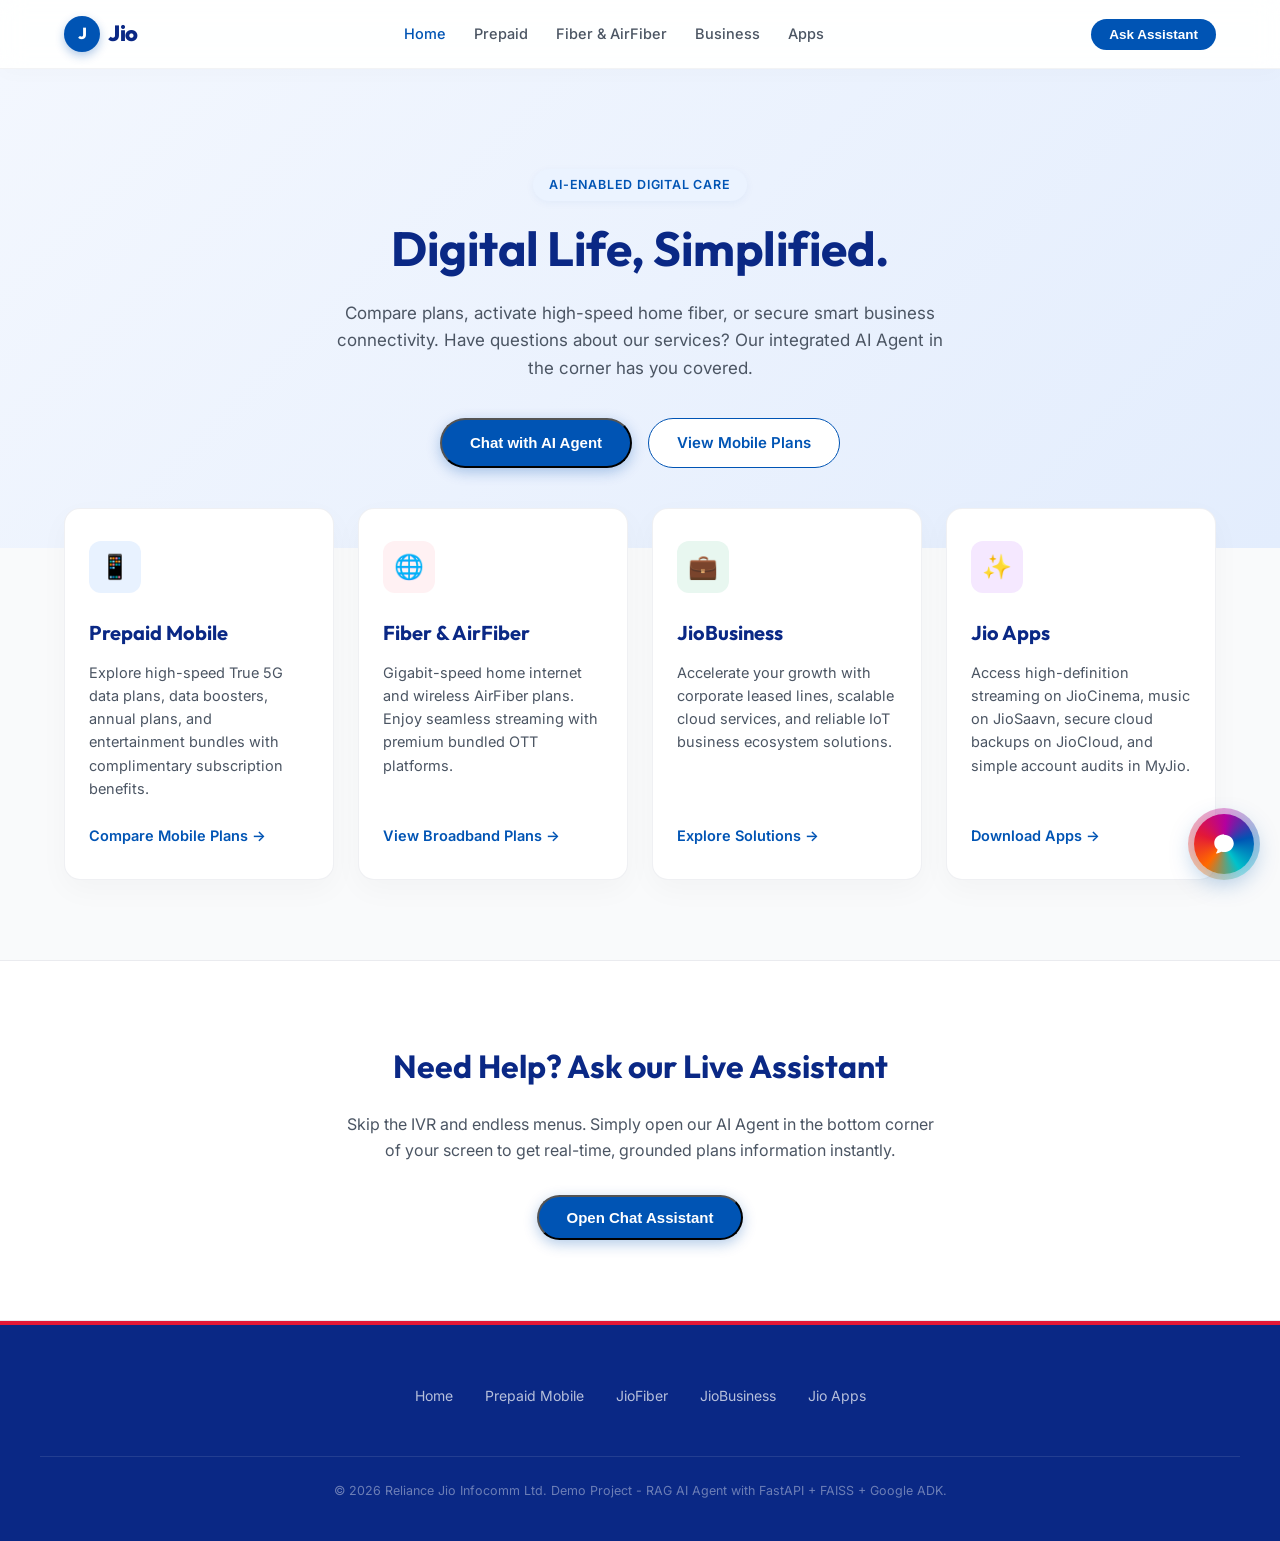
<file: static/index.html>
<!DOCTYPE html>
<html lang="en">
<head>
  <meta charset="UTF-8">
  <meta name="viewport" content="width=device-width, initial-scale=1.0">
  <title>Jio - Together for a Better Tomorrow</title>
  <link rel="preconnect" href="https://fonts.googleapis.com">
  <link rel="preconnect" href="https://fonts.gstatic.com" crossorigin>
  <link href="https://fonts.googleapis.com/css2?family=Inter:wght@300;400;500;600;700&family=Outfit:wght@400;500;600;700;800&display=swap" rel="stylesheet">
  <link rel="stylesheet" href="/static/widget.css">
  <style>
    :root {
      --jio-blue: #0054B4;
      --jio-blue-dark: #0A2885;
      --jio-blue-light: #EBF3FF;
      --jio-red: #E31837;
      --text-dark: #1F2937;
      --text-light: #4B5563;
      --bg-light: #F9FAFB;
      --white: #FFFFFF;
      --radius: 16px;
      --transition: all 0.3s ease;
    }

    * {
      margin: 0;
      padding: 0;
      box-sizing: border-box;
    }

    body {
      font-family: 'Inter', sans-serif;
      color: var(--text-dark);
      background-color: var(--bg-light);
      line-height: 1.6;
    }

    h1, h2, h3, h4 {
      font-family: 'Outfit', sans-serif;
      font-weight: 700;
    }

    /* ===== NAVIGATION ===== */
    header {
      background: rgba(255, 255, 255, 0.85);
      backdrop-filter: blur(12px);
      position: sticky;
      top: 0;
      z-index: 100;
      border-bottom: 1px solid rgba(229, 231, 235, 0.5);
      box-shadow: 0 4px 20px rgba(0, 0, 0, 0.02);
    }

    .nav-container {
      max-width: 1200px;
      margin: 0 auto;
      display: flex;
      justify-content: space-between;
      align-items: center;
      padding: 16px 24px;
    }

    .logo-container {
      display: flex;
      align-items: center;
      gap: 8px;
      text-decoration: none;
    }

    .jio-logo-badge {
      width: 36px;
      height: 36px;
      border-radius: 50%;
      background: var(--jio-blue);
      display: flex;
      align-items: center;
      justify-content: center;
      color: white;
      font-weight: 800;
      font-family: 'Outfit', sans-serif;
      font-size: 16px;
      box-shadow: 0 4px 10px rgba(0, 84, 180, 0.3);
    }

    .logo-text {
      font-size: 22px;
      font-weight: 800;
      color: var(--jio-blue-dark);
      font-family: 'Outfit', sans-serif;
      letter-spacing: -0.5px;
    }

    nav ul {
      display: flex;
      list-style: none;
      gap: 28px;
      align-items: center;
    }

    nav ul li a {
      text-decoration: none;
      color: var(--text-light);
      font-size: 14.5px;
      font-weight: 500;
      transition: var(--transition);
    }

    nav ul li a:hover, nav ul li a.active {
      color: var(--jio-blue);
    }

    .nav-cta {
      background: var(--jio-blue);
      color: white;
      padding: 8px 18px;
      border-radius: 20px;
      font-weight: 600;
      font-size: 13.5px;
      transition: var(--transition);
      border: none;
      cursor: pointer;
    }

    .nav-cta:hover {
      background: var(--jio-blue-dark);
      box-shadow: 0 4px 12px rgba(0, 84, 180, 0.2);
    }

    /* ===== HERO SECTION ===== */
    .hero {
      background: linear-gradient(135deg, #F3F7FE 0%, #E3EDFD 100%);
      padding: 100px 24px 80px;
      text-align: center;
      position: relative;
      overflow: hidden;
    }

    .hero-container {
      max-width: 800px;
      margin: 0 auto;
      position: relative;
      z-index: 2;
    }

    .hero-badge {
      display: inline-block;
      background: var(--jio-blue-light);
      color: var(--jio-blue);
      padding: 6px 16px;
      border-radius: 30px;
      font-weight: 600;
      font-size: 12.5px;
      margin-bottom: 20px;
      text-transform: uppercase;
      letter-spacing: 0.8px;
      box-shadow: 0 2px 8px rgba(0, 84, 180, 0.05);
    }

    .hero h1 {
      font-size: 48px;
      color: var(--jio-blue-dark);
      margin-bottom: 24px;
      line-height: 1.15;
      letter-spacing: -0.5px;
    }

    .hero p {
      font-size: 17px;
      color: var(--text-light);
      max-width: 620px;
      margin: 0 auto 36px;
    }

    .hero-buttons {
      display: flex;
      gap: 16px;
      justify-content: center;
    }

    .btn {
      display: inline-block;
      padding: 12px 28px;
      border-radius: 30px;
      font-weight: 600;
      font-size: 15px;
      text-decoration: none;
      transition: var(--transition);
      cursor: pointer;
    }

    .btn-primary {
      background: var(--jio-blue);
      color: white;
      box-shadow: 0 4px 14px rgba(0, 84, 180, 0.3);
    }

    .btn-primary:hover {
      background: var(--jio-blue-dark);
      transform: translateY(-2px);
    }

    .btn-secondary {
      background: white;
      color: var(--jio-blue);
      border: 1.5px solid var(--jio-blue);
    }

    .btn-secondary:hover {
      background: var(--jio-blue-light);
      transform: translateY(-2px);
    }

    /* ===== SERVICE CARDS ===== */
    .services-section {
      max-width: 1200px;
      margin: -40px auto 80px;
      padding: 0 24px;
      position: relative;
      z-index: 3;
    }

    .grid-container {
      display: grid;
      grid-template-columns: repeat(auto-fit, minmax(260px, 1fr));
      gap: 24px;
    }

    .service-card {
      background: white;
      border-radius: var(--radius);
      padding: 32px 24px;
      box-shadow: 0 10px 30px rgba(0, 0, 0, 0.03);
      border: 1px solid rgba(229, 231, 235, 0.6);
      transition: var(--transition);
      display: flex;
      flex-direction: column;
      height: 100%;
    }

    .service-card:hover {
      transform: translateY(-6px);
      box-shadow: 0 15px 40px rgba(0, 84, 180, 0.08);
      border-color: rgba(0, 84, 180, 0.2);
    }

    .icon-badge {
      width: 52px;
      height: 52px;
      border-radius: 12px;
      display: flex;
      align-items: center;
      justify-content: center;
      font-size: 24px;
      margin-bottom: 24px;
    }

    .icon-prepaid { background: #E8F2FF; color: var(--jio-blue); }
    .icon-fiber { background: #FFF1F3; color: var(--jio-red); }
    .icon-business { background: #E8F7F0; color: var(--jio-green); }
    .icon-apps { background: #F5E8FF; color: #7C3AED; }

    .service-card h3 {
      font-size: 20px;
      color: var(--jio-blue-dark);
      margin-bottom: 12px;
    }

    .service-card p {
      font-size: 14.5px;
      color: var(--text-light);
      margin-bottom: 24px;
      flex-grow: 1;
    }

    .card-link {
      font-size: 14.5px;
      color: var(--jio-blue);
      text-decoration: none;
      font-weight: 600;
      display: flex;
      align-items: center;
      gap: 6px;
      transition: var(--transition);
    }

    .card-link:hover {
      color: var(--jio-blue-dark);
      gap: 10px;
    }

    /* ===== INFORMATION/PROMOTION SECTION ===== */
    .promo-section {
      background: white;
      padding: 80px 24px;
      border-top: 1px solid rgba(229, 231, 235, 0.8);
      border-bottom: 1px solid rgba(229, 231, 235, 0.8);
    }

    .promo-container {
      max-width: 1000px;
      margin: 0 auto;
      display: flex;
      flex-direction: column;
      align-items: center;
      text-align: center;
    }

    .promo-container h2 {
      font-size: 32px;
      color: var(--jio-blue-dark);
      margin-bottom: 20px;
    }

    .promo-container p {
      font-size: 16px;
      color: var(--text-light);
      max-width: 600px;
      margin-bottom: 32px;
    }

    /* ===== FOOTER ===== */
    footer {
      background: var(--jio-blue-dark);
      color: rgba(255, 255, 255, 0.7);
      padding: 60px 24px 40px;
      font-size: 14px;
      border-top: 4px solid var(--jio-red);
    }

    .footer-container {
      max-width: 1200px;
      margin: 0 auto;
      display: flex;
      flex-direction: column;
      align-items: center;
      gap: 24px;
    }

    .footer-links {
      display: flex;
      gap: 32px;
      list-style: none;
    }

    .footer-links li a {
      color: rgba(255, 255, 255, 0.7);
      text-decoration: none;
      transition: var(--transition);
    }

    .footer-links li a:hover {
      color: white;
    }

    .footer-bottom {
      text-align: center;
      font-size: 12.5px;
      color: rgba(255, 255, 255, 0.4);
      margin-top: 24px;
      border-top: 1px solid rgba(255, 255, 255, 0.1);
      padding-top: 24px;
      width: 100%;
    }

    @media (max-width: 768px) {
      .nav-container { flex-direction: column; gap: 16px; }
      nav ul { flex-wrap: wrap; justify-content: center; gap: 16px; }
      .hero h1 { font-size: 36px; }
      .hero-buttons { flex-direction: column; align-items: center; }
      .btn { width: 100%; max-width: 280px; }
    }
  </style>
</head>
<body>

  <!-- NAVIGATION HEADER -->
  <header>
    <div class="nav-container">
      <a href="/" class="logo-container">
        <div class="jio-logo-badge">J</div>
        <span class="logo-text">Jio</span>
      </a>
      <nav>
        <ul>
          <li><a href="/" class="active">Home</a></li>
          <li><a href="/prepaid">Prepaid</a></li>
          <li><a href="/fiber">Fiber &amp; AirFiber</a></li>
          <li><a href="/business">Business</a></li>
          <li><a href="/apps">Apps</a></li>
        </ul>
      </nav>
      <button class="nav-cta" onclick="openAssistant()">Ask Assistant</button>
    </div>
  </header>

  <!-- HERO BANNER -->
  <section class="hero">
    <div class="hero-container">
      <div class="hero-badge">AI-Enabled Digital Care</div>
      <h1>Digital Life, Simplified.</h1>
      <p>Compare plans, activate high-speed home fiber, or secure smart business connectivity. Have questions about our services? Our integrated AI Agent in the corner has you covered.</p>
      <div class="hero-buttons">
        <button class="btn btn-primary" onclick="openAssistant()">Chat with AI Agent</button>
        <a class="btn btn-secondary" href="/prepaid">View Mobile Plans</a>
      </div>
    </div>
  </section>

  <!-- SERVICE CARDS SECTION -->
  <section class="services-section">
    <div class="grid-container">
      <!-- Prepaid -->
      <div class="service-card">
        <div class="icon-badge icon-prepaid">📱</div>
        <h3>Prepaid Mobile</h3>
        <p>Explore high-speed True 5G data plans, data boosters, annual plans, and entertainment bundles with complimentary subscription benefits.</p>
        <a href="/prepaid" class="card-link">Compare Mobile Plans &rarr;</a>
      </div>

      <!-- Fiber -->
      <div class="service-card">
        <div class="icon-badge icon-fiber">🌐</div>
        <h3>Fiber &amp; AirFiber</h3>
        <p>Gigabit-speed home internet and wireless AirFiber plans. Enjoy seamless streaming with premium bundled OTT platforms.</p>
        <a href="/fiber" class="card-link">View Broadband Plans &rarr;</a>
      </div>

      <!-- Business -->
      <div class="service-card">
        <div class="icon-badge icon-business">💼</div>
        <h3>JioBusiness</h3>
        <p>Accelerate your growth with corporate leased lines, scalable cloud services, and reliable IoT business ecosystem solutions.</p>
        <a href="/business" class="card-link">Explore Solutions &rarr;</a>
      </div>

      <!-- Apps -->
      <div class="service-card">
        <div class="icon-badge icon-apps">✨</div>
        <h3>Jio Apps</h3>
        <p>Access high-definition streaming on JioCinema, music on JioSaavn, secure cloud backups on JioCloud, and simple account audits in MyJio.</p>
        <a href="/apps" class="card-link">Download Apps &rarr;</a>
      </div>
    </div>
  </section>

  <!-- CALL TO ACTION / INFORMATION SECTION -->
  <section class="promo-section">
    <div class="promo-container">
      <h2>Need Help? Ask our Live Assistant</h2>
      <p>Skip the IVR and endless menus. Simply open our AI Agent in the bottom corner of your screen to get real-time, grounded plans information instantly.</p>
      <button class="btn btn-primary" onclick="openAssistant()">Open Chat Assistant</button>
    </div>
  </section>

  <!-- FOOTER -->
  <footer>
    <div class="footer-container">
      <ul class="footer-links">
        <li><a href="/">Home</a></li>
        <li><a href="/prepaid">Prepaid Mobile</a></li>
        <li><a href="/fiber">JioFiber</a></li>
        <li><a href="/business">JioBusiness</a></li>
        <li><a href="/apps">Jio Apps</a></li>
      </ul>
      <div class="footer-bottom">
        &copy; 2026 Reliance Jio Infocomm Ltd. Demo Project - RAG AI Agent with FastAPI + FAISS + Google ADK.
      </div>
    </div>
  </footer>

  <script src="/static/widget.js" defer></script>
</body>
</html>
</file>
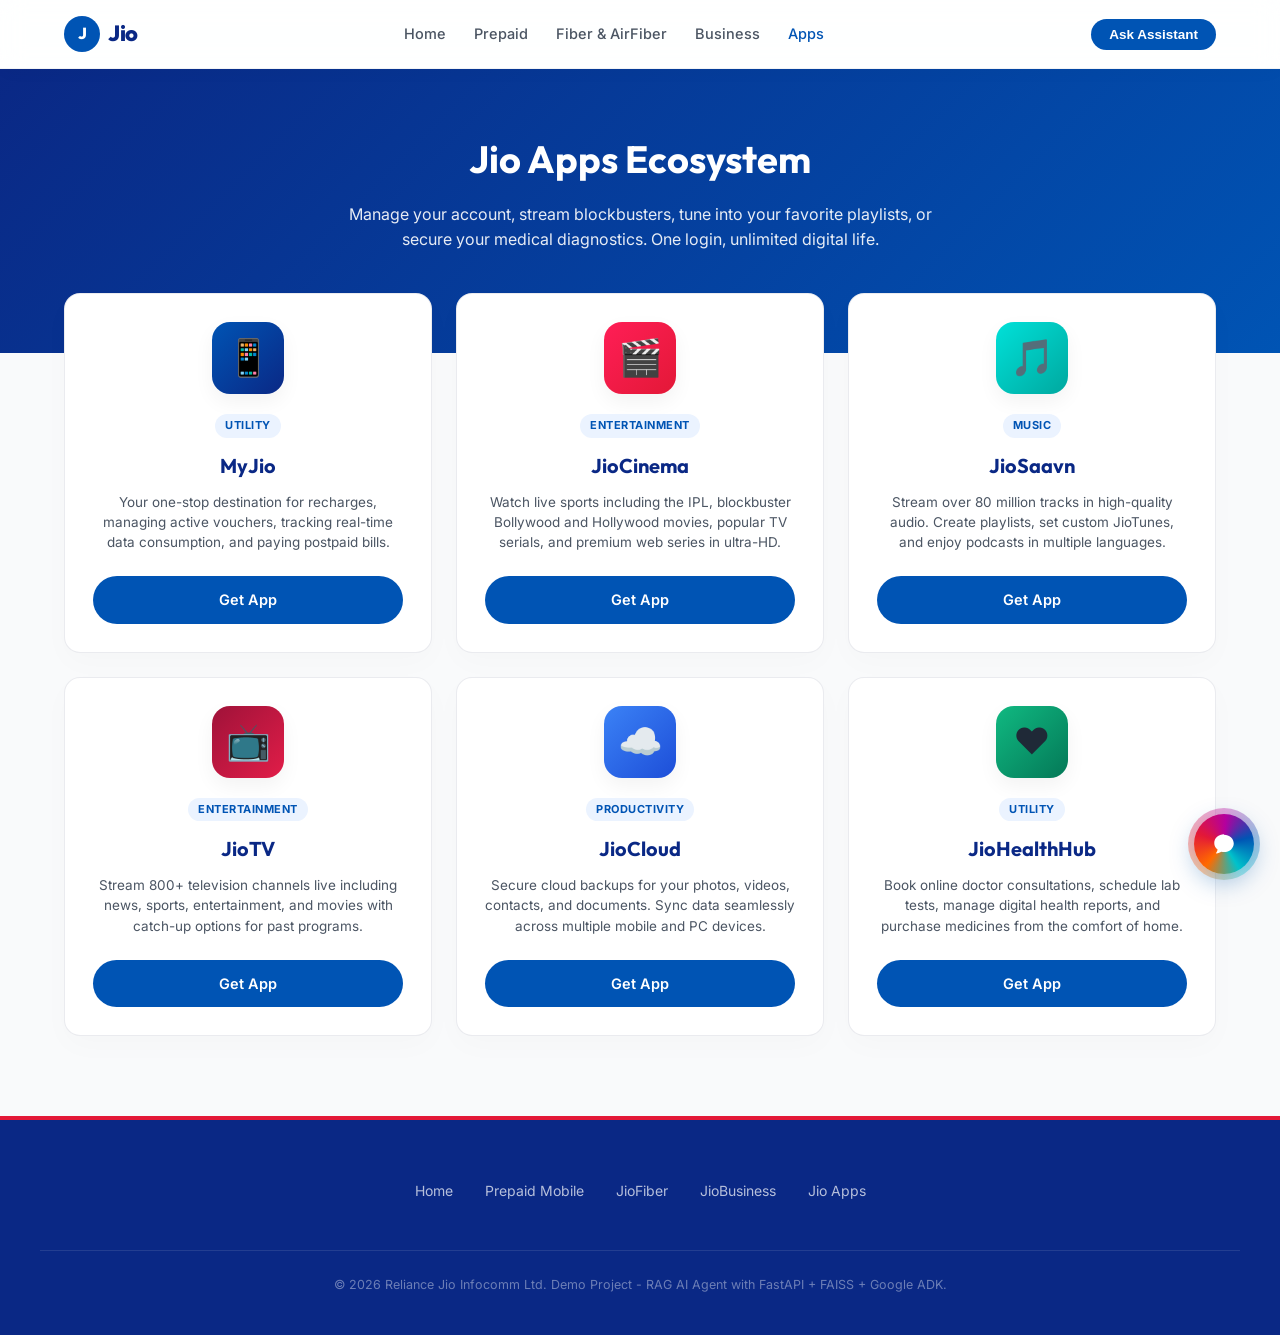
<file: static/apps.html>
<!DOCTYPE html>
<html lang="en">
<head>
  <meta charset="UTF-8">
  <meta name="viewport" content="width=device-width, initial-scale=1.0">
  <title>Jio Apps - Entertainment, Music, Utilities &amp; Productivity</title>
  <link rel="preconnect" href="https://fonts.googleapis.com">
  <link rel="preconnect" href="https://fonts.gstatic.com" crossorigin>
  <link href="https://fonts.googleapis.com/css2?family=Inter:wght@300;400;500;600;700&family=Outfit:wght@400;500;600;700;800&display=swap" rel="stylesheet">
  <link rel="stylesheet" href="/static/widget.css">
  <style>
    :root {
      --jio-blue: #0054B4;
      --jio-blue-dark: #0A2885;
      --jio-blue-light: #EBF3FF;
      --jio-red: #E31837;
      --text-dark: #1F2937;
      --text-light: #4B5563;
      --bg-light: #F9FAFB;
      --white: #FFFFFF;
      --radius: 16px;
      --transition: all 0.3s ease;
    }

    * {
      margin: 0;
      padding: 0;
      box-sizing: border-box;
    }

    body {
      font-family: 'Inter', sans-serif;
      color: var(--text-dark);
      background-color: var(--bg-light);
      line-height: 1.6;
    }

    h1, h2, h3, h4 {
      font-family: 'Outfit', sans-serif;
      font-weight: 700;
    }

    /* ===== NAVIGATION ===== */
    header {
      background: rgba(255, 255, 255, 0.85);
      backdrop-filter: blur(12px);
      position: sticky;
      top: 0;
      z-index: 100;
      border-bottom: 1px solid rgba(229, 231, 235, 0.5);
      box-shadow: 0 4px 20px rgba(0, 0, 0, 0.02);
    }

    .nav-container {
      max-width: 1200px;
      margin: 0 auto;
      display: flex;
      justify-content: space-between;
      align-items: center;
      padding: 16px 24px;
    }

    .logo-container {
      display: flex;
      align-items: center;
      gap: 8px;
      text-decoration: none;
    }

    .jio-logo-badge {
      width: 36px;
      height: 36px;
      border-radius: 50%;
      background: var(--jio-blue);
      display: flex;
      align-items: center;
      justify-content: center;
      color: white;
      font-weight: 800;
      font-family: 'Outfit', sans-serif;
      font-size: 16px;
    }

    .logo-text {
      font-size: 22px;
      font-weight: 800;
      color: var(--jio-blue-dark);
      font-family: 'Outfit', sans-serif;
      letter-spacing: -0.5px;
    }

    nav ul {
      display: flex;
      list-style: none;
      gap: 28px;
      align-items: center;
    }

    nav ul li a {
      text-decoration: none;
      color: var(--text-light);
      font-size: 14.5px;
      font-weight: 500;
      transition: var(--transition);
    }

    nav ul li a:hover, nav ul li a.active {
      color: var(--jio-blue);
    }

    .nav-cta {
      background: var(--jio-blue);
      color: white;
      padding: 8px 18px;
      border-radius: 20px;
      font-weight: 600;
      font-size: 13.5px;
      transition: var(--transition);
      border: none;
      cursor: pointer;
    }

    .nav-cta:hover {
      background: var(--jio-blue-dark);
    }

    /* ===== HEADER ===== */
    .apps-header {
      background: linear-gradient(135deg, var(--jio-blue-dark), var(--jio-blue));
      color: white;
      padding: 60px 24px 100px;
      text-align: center;
    }

    .apps-header h1 {
      font-size: 38px;
      margin-bottom: 12px;
    }

    .apps-header p {
      font-size: 16px;
      opacity: 0.9;
      max-width: 600px;
      margin: 0 auto;
    }

    /* ===== APPS GRID ===== */
    .apps-container {
      max-width: 1200px;
      margin: -60px auto 80px;
      padding: 0 24px;
    }

    .apps-grid {
      display: grid;
      grid-template-columns: repeat(auto-fill, minmax(280px, 1fr));
      gap: 24px;
    }

    .app-card {
      background: white;
      border-radius: var(--radius);
      border: 1px solid rgba(229, 231, 235, 0.8);
      box-shadow: 0 10px 30px rgba(0, 0, 0, 0.02);
      padding: 28px;
      display: flex;
      flex-direction: column;
      align-items: center;
      text-align: center;
      transition: var(--transition);
    }

    .app-card:hover {
      transform: translateY(-4px);
      box-shadow: 0 15px 40px rgba(0, 84, 180, 0.06);
      border-color: rgba(0, 84, 180, 0.15);
    }

    .app-logo {
      width: 72px;
      height: 72px;
      border-radius: 18px;
      display: flex;
      align-items: center;
      justify-content: center;
      font-size: 36px;
      margin-bottom: 20px;
      box-shadow: 0 8px 20px rgba(0, 0, 0, 0.05);
    }

    .logo-myjio { background: linear-gradient(135deg, #0054B4, #0A2885); }
    .logo-cinema { background: linear-gradient(135deg, #FF1E56, #E31837); }
    .logo-saavn { background: linear-gradient(135deg, #00E1D9, #00A89F); }
    .logo-tv { background: linear-gradient(135deg, #9F1239, #E11D48); }
    .logo-cloud { background: linear-gradient(135deg, #3B82F6, #1D4ED8); }
    .logo-health { background: linear-gradient(135deg, #10B981, #047857); }

    .app-category {
      background: var(--jio-blue-light);
      color: var(--jio-blue);
      font-size: 11px;
      font-weight: 700;
      padding: 3px 10px;
      border-radius: 20px;
      margin-bottom: 12px;
      text-transform: uppercase;
      letter-spacing: 0.5px;
    }

    .app-card h3 {
      font-size: 20px;
      color: var(--jio-blue-dark);
      margin-bottom: 10px;
    }

    .app-card p {
      font-size: 13.5px;
      color: var(--text-light);
      margin-bottom: 24px;
      line-height: 1.5;
      flex-grow: 1;
    }

    .btn-download {
      display: inline-flex;
      align-items: center;
      justify-content: center;
      gap: 8px;
      background: var(--jio-blue);
      color: white;
      width: 100%;
      padding: 12px;
      border-radius: 25px;
      font-weight: 600;
      font-size: 14.5px;
      text-decoration: none;
      transition: var(--transition);
    }

    .btn-download:hover {
      background: var(--jio-blue-dark);
    }

    /* ===== FOOTER ===== */
    footer {
      background: var(--jio-blue-dark);
      color: rgba(255, 255, 255, 0.7);
      padding: 60px 24px 40px;
      font-size: 14px;
      border-top: 4px solid var(--jio-red);
    }

    .footer-container {
      max-width: 1200px;
      margin: 0 auto;
      display: flex;
      flex-direction: column;
      align-items: center;
      gap: 24px;
    }

    .footer-links {
      display: flex;
      gap: 32px;
      list-style: none;
    }

    .footer-links li a {
      color: rgba(255, 255, 255, 0.7);
      text-decoration: none;
      transition: var(--transition);
    }

    .footer-links li a:hover {
      color: white;
    }

    .footer-bottom {
      text-align: center;
      font-size: 12.5px;
      color: rgba(255, 255, 255, 0.4);
      margin-top: 24px;
      border-top: 1px solid rgba(255, 255, 255, 0.1);
      padding-top: 24px;
      width: 100%;
    }

    @media (max-width: 768px) {
      .nav-container { flex-direction: column; gap: 16px; }
      nav ul { flex-wrap: wrap; justify-content: center; gap: 16px; }
    }
  </style>
</head>
<body>

  <!-- NAVIGATION HEADER -->
  <header>
    <div class="nav-container">
      <a href="/" class="logo-container">
        <div class="jio-logo-badge">J</div>
        <span class="logo-text">Jio</span>
      </a>
      <nav>
        <ul>
          <li><a href="/">Home</a></li>
          <li><a href="/prepaid">Prepaid</a></li>
          <li><a href="/fiber">Fiber &amp; AirFiber</a></li>
          <li><a href="/business">Business</a></li>
          <li><a href="/apps" class="active">Apps</a></li>
        </ul>
      </nav>
      <button class="nav-cta" onclick="openAssistant()">Ask Assistant</button>
    </div>
  </header>

  <!-- HEAD SECTION -->
  <section class="apps-header">
    <h1>Jio Apps Ecosystem</h1>
    <p>Manage your account, stream blockbusters, tune into your favorite playlists, or secure your medical diagnostics. One login, unlimited digital life.</p>
  </section>

  <!-- APPS GRID -->
  <main class="apps-container">
    <div class="apps-grid">
      <!-- App 1: MyJio -->
      <div class="app-card">
        <div class="app-logo logo-myjio">📱</div>
        <span class="app-category">Utility</span>
        <h3>MyJio</h3>
        <p>Your one-stop destination for recharges, managing active vouchers, tracking real-time data consumption, and paying postpaid bills.</p>
        <a href="#" class="btn-download">Get App</a>
      </div>

      <!-- App 2: JioCinema -->
      <div class="app-card">
        <div class="app-logo logo-cinema">🎬</div>
        <span class="app-category">Entertainment</span>
        <h3>JioCinema</h3>
        <p>Watch live sports including the IPL, blockbuster Bollywood and Hollywood movies, popular TV serials, and premium web series in ultra-HD.</p>
        <a href="#" class="btn-download">Get App</a>
      </div>

      <!-- App 3: JioSaavn -->
      <div class="app-card">
        <div class="app-logo logo-saavn">🎵</div>
        <span class="app-category">Music</span>
        <h3>JioSaavn</h3>
        <p>Stream over 80 million tracks in high-quality audio. Create playlists, set custom JioTunes, and enjoy podcasts in multiple languages.</p>
        <a href="#" class="btn-download">Get App</a>
      </div>

      <!-- App 4: JioTV -->
      <div class="app-card">
        <div class="app-logo logo-tv">📺</div>
        <span class="app-category">Entertainment</span>
        <h3>JioTV</h3>
        <p>Stream 800+ television channels live including news, sports, entertainment, and movies with catch-up options for past programs.</p>
        <a href="#" class="btn-download">Get App</a>
      </div>

      <!-- App 5: JioCloud -->
      <div class="app-card">
        <div class="app-logo logo-cloud">☁️</div>
        <span class="app-category">Productivity</span>
        <h3>JioCloud</h3>
        <p>Secure cloud backups for your photos, videos, contacts, and documents. Sync data seamlessly across multiple mobile and PC devices.</p>
        <a href="#" class="btn-download">Get App</a>
      </div>

      <!-- App 6: JioHealthHub -->
      <div class="app-card">
        <div class="app-logo logo-health">❤️</div>
        <span class="app-category">Utility</span>
        <h3>JioHealthHub</h3>
        <p>Book online doctor consultations, schedule lab tests, manage digital health reports, and purchase medicines from the comfort of home.</p>
        <a href="#" class="btn-download">Get App</a>
      </div>
    </div>
  </main>

  <!-- FOOTER -->
  <footer>
    <div class="footer-container">
      <ul class="footer-links">
        <li><a href="/">Home</a></li>
        <li><a href="/prepaid">Prepaid Mobile</a></li>
        <li><a href="/fiber">JioFiber</a></li>
        <li><a href="/business">JioBusiness</a></li>
        <li><a href="/apps">Jio Apps</a></li>
      </ul>
      <div class="footer-bottom">
        &copy; 2026 Reliance Jio Infocomm Ltd. Demo Project - RAG AI Agent with FastAPI + FAISS + Google ADK.
      </div>
    </div>
  </footer>

  <script src="/static/widget.js" defer></script>
</body>
</html>
</file>
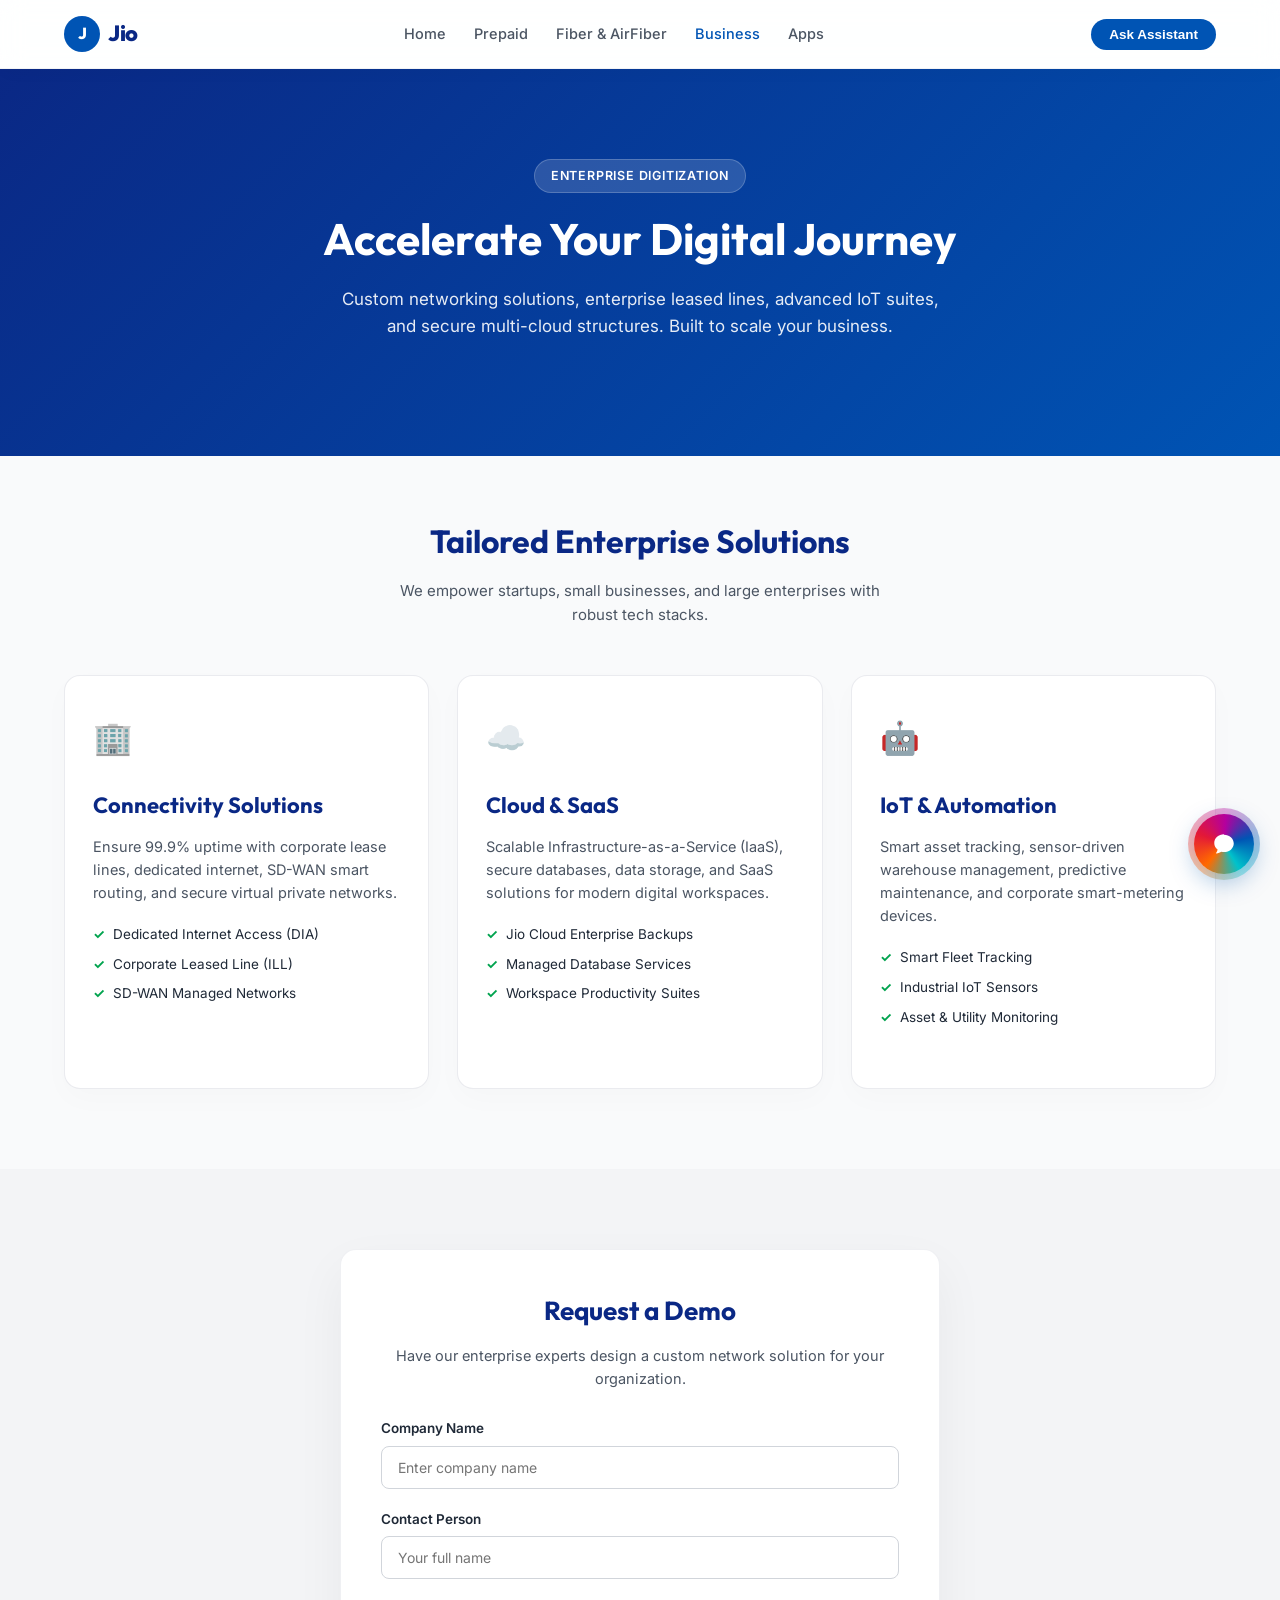
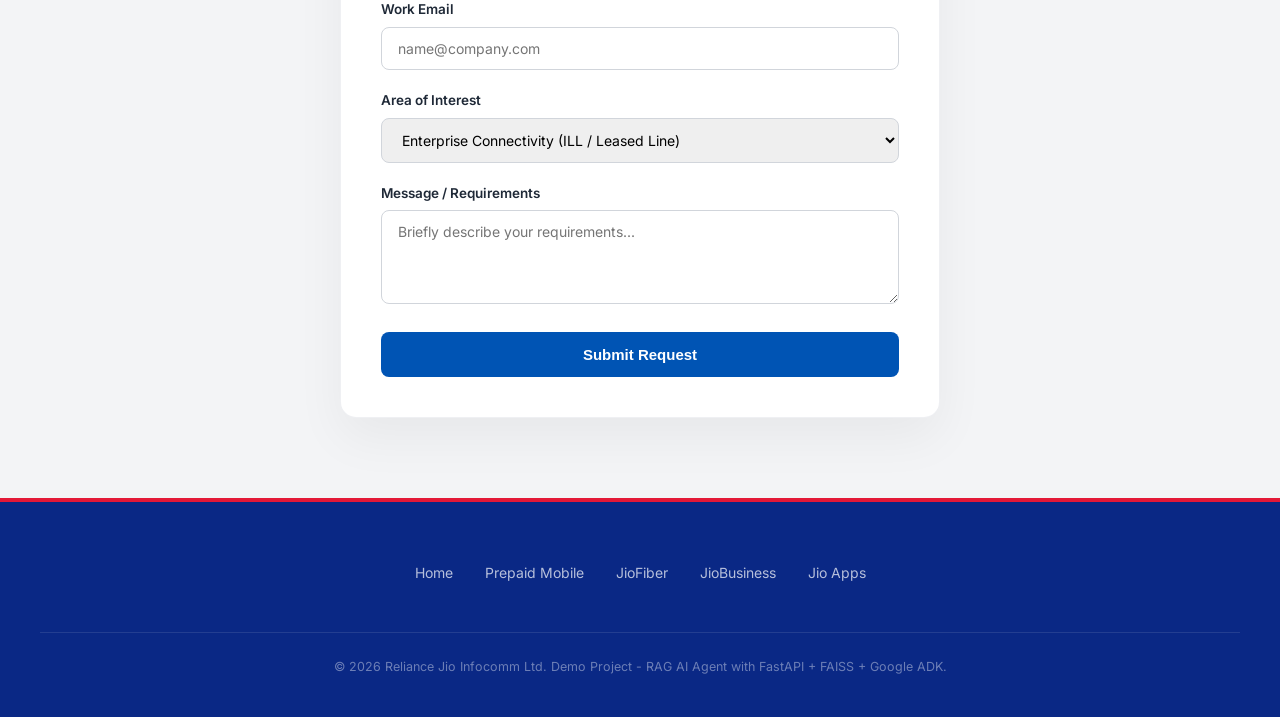
<file: static/business.html>
<!DOCTYPE html>
<html lang="en">
<head>
  <meta charset="UTF-8">
  <meta name="viewport" content="width=device-width, initial-scale=1.0">
  <title>JioBusiness - Enterprise Connectivity, Cloud &amp; IoT Solutions</title>
  <link rel="preconnect" href="https://fonts.googleapis.com">
  <link rel="preconnect" href="https://fonts.gstatic.com" crossorigin>
  <link href="https://fonts.googleapis.com/css2?family=Inter:wght@300;400;500;600;700&family=Outfit:wght@400;500;600;700;800&display=swap" rel="stylesheet">
  <link rel="stylesheet" href="/static/widget.css">
  <style>
    :root {
      --jio-blue: #0054B4;
      --jio-blue-dark: #0A2885;
      --jio-blue-light: #EBF3FF;
      --jio-red: #E31837;
      --jio-green: #00A34E;
      --text-dark: #1F2937;
      --text-light: #4B5563;
      --bg-light: #F9FAFB;
      --white: #FFFFFF;
      --radius: 16px;
      --transition: all 0.3s ease;
    }

    * {
      margin: 0;
      padding: 0;
      box-sizing: border-box;
    }

    body {
      font-family: 'Inter', sans-serif;
      color: var(--text-dark);
      background-color: var(--bg-light);
      line-height: 1.6;
    }

    h1, h2, h3, h4 {
      font-family: 'Outfit', sans-serif;
      font-weight: 700;
    }

    /* ===== NAVIGATION ===== */
    header {
      background: rgba(255, 255, 255, 0.85);
      backdrop-filter: blur(12px);
      position: sticky;
      top: 0;
      z-index: 100;
      border-bottom: 1px solid rgba(229, 231, 235, 0.5);
      box-shadow: 0 4px 20px rgba(0, 0, 0, 0.02);
    }

    .nav-container {
      max-width: 1200px;
      margin: 0 auto;
      display: flex;
      justify-content: space-between;
      align-items: center;
      padding: 16px 24px;
    }

    .logo-container {
      display: flex;
      align-items: center;
      gap: 8px;
      text-decoration: none;
    }

    .jio-logo-badge {
      width: 36px;
      height: 36px;
      border-radius: 50%;
      background: var(--jio-blue);
      display: flex;
      align-items: center;
      justify-content: center;
      color: white;
      font-weight: 800;
      font-family: 'Outfit', sans-serif;
      font-size: 16px;
    }

    .logo-text {
      font-size: 22px;
      font-weight: 800;
      color: var(--jio-blue-dark);
      font-family: 'Outfit', sans-serif;
      letter-spacing: -0.5px;
    }

    nav ul {
      display: flex;
      list-style: none;
      gap: 28px;
      align-items: center;
    }

    nav ul li a {
      text-decoration: none;
      color: var(--text-light);
      font-size: 14.5px;
      font-weight: 500;
      transition: var(--transition);
    }

    nav ul li a:hover, nav ul li a.active {
      color: var(--jio-blue);
    }

    .nav-cta {
      background: var(--jio-blue);
      color: white;
      padding: 8px 18px;
      border-radius: 20px;
      font-weight: 600;
      font-size: 13.5px;
      transition: var(--transition);
      border: none;
      cursor: pointer;
    }

    .nav-cta:hover {
      background: var(--jio-blue-dark);
    }

    /* ===== HERO SECTION ===== */
    .hero {
      background: linear-gradient(135deg, #0A2885 0%, #0054B4 100%);
      padding: 90px 24px 80px;
      text-align: center;
      color: white;
    }

    .hero-container {
      max-width: 800px;
      margin: 0 auto;
    }

    .hero-badge {
      display: inline-block;
      background: rgba(255, 255, 255, 0.15);
      color: white;
      padding: 6px 16px;
      border-radius: 30px;
      font-weight: 600;
      font-size: 12.5px;
      margin-bottom: 20px;
      text-transform: uppercase;
      letter-spacing: 0.8px;
      border: 1px solid rgba(255, 255, 255, 0.2);
    }

    .hero h1 {
      font-size: 44px;
      margin-bottom: 20px;
      line-height: 1.2;
    }

    .hero p {
      font-size: 17px;
      opacity: 0.9;
      max-width: 600px;
      margin: 0 auto 36px;
    }

    /* ===== SOLUTIONS SECTION ===== */
    .section-container {
      max-width: 1200px;
      margin: 60px auto 80px;
      padding: 0 24px;
    }

    .section-title {
      text-align: center;
      margin-bottom: 48px;
    }

    .section-title h2 {
      font-size: 32px;
      color: var(--jio-blue-dark);
      margin-bottom: 12px;
    }

    .section-title p {
      color: var(--text-light);
      max-width: 500px;
      margin: 0 auto;
      font-size: 15px;
    }

    .solutions-grid {
      display: grid;
      grid-template-columns: repeat(auto-fit, minmax(320px, 1fr));
      gap: 28px;
    }

    .solution-card {
      background: white;
      border-radius: var(--radius);
      padding: 36px 28px;
      border: 1px solid rgba(229, 231, 235, 0.8);
      box-shadow: 0 10px 30px rgba(0, 0, 0, 0.02);
      transition: var(--transition);
    }

    .solution-card:hover {
      transform: translateY(-4px);
      box-shadow: 0 15px 40px rgba(0, 84, 180, 0.05);
      border-color: rgba(0, 84, 180, 0.15);
    }

    .solution-icon {
      font-size: 32px;
      margin-bottom: 24px;
    }

    .solution-card h3 {
      font-size: 22px;
      color: var(--jio-blue-dark);
      margin-bottom: 12px;
    }

    .solution-card p {
      font-size: 14.5px;
      color: var(--text-light);
      margin-bottom: 20px;
    }

    .solution-features {
      list-style: none;
      margin-bottom: 24px;
      display: flex;
      flex-direction: column;
      gap: 8px;
    }

    .solution-features li {
      font-size: 13.5px;
      color: var(--text-dark);
      display: flex;
      align-items: center;
      gap: 8px;
    }

    .solution-features li::before {
      content: '✓';
      color: var(--jio-green);
      font-weight: bold;
    }

    /* ===== LEAD FORM SECTION ===== */
    .lead-section {
      background: #F3F4F6;
      padding: 80px 24px;
    }

    .form-container {
      max-width: 600px;
      margin: 0 auto;
      background: white;
      padding: 40px;
      border-radius: var(--radius);
      box-shadow: 0 20px 50px rgba(0, 0, 0, 0.05);
      border: 1px solid rgba(229, 231, 235, 0.6);
    }

    .form-container h2 {
      font-size: 26px;
      color: var(--jio-blue-dark);
      margin-bottom: 12px;
      text-align: center;
    }

    .form-container p {
      color: var(--text-light);
      font-size: 14.5px;
      margin-bottom: 28px;
      text-align: center;
    }

    .form-group {
      margin-bottom: 20px;
    }

    .form-group label {
      display: block;
      font-size: 13.5px;
      font-weight: 600;
      color: var(--text-dark);
      margin-bottom: 6px;
    }

    .form-group input, .form-group select, .form-group textarea {
      width: 100%;
      padding: 12px 16px;
      border: 1px solid #D1D5DB;
      border-radius: 8px;
      font-family: inherit;
      font-size: 14px;
      outline: none;
      transition: border-color 0.15s, box-shadow 0.15s;
    }

    .form-group input:focus, .form-group select:focus, .form-group textarea:focus {
      border-color: var(--jio-blue);
      box-shadow: 0 0 0 3px rgba(0, 84, 180, 0.15);
    }

    .btn-submit {
      width: 100%;
      background: var(--jio-blue);
      color: white;
      padding: 14px;
      border: none;
      border-radius: 8px;
      font-weight: 600;
      font-size: 15px;
      cursor: pointer;
      transition: var(--transition);
    }

    .btn-submit:hover {
      background: var(--jio-blue-dark);
    }

    /* ===== FOOTER ===== */
    footer {
      background: var(--jio-blue-dark);
      color: rgba(255, 255, 255, 0.7);
      padding: 60px 24px 40px;
      font-size: 14px;
      border-top: 4px solid var(--jio-red);
    }

    .footer-container {
      max-width: 1200px;
      margin: 0 auto;
      display: flex;
      flex-direction: column;
      align-items: center;
      gap: 24px;
    }

    .footer-links {
      display: flex;
      gap: 32px;
      list-style: none;
    }

    .footer-links li a {
      color: rgba(255, 255, 255, 0.7);
      text-decoration: none;
      transition: var(--transition);
    }

    .footer-links li a:hover {
      color: white;
    }

    .footer-bottom {
      text-align: center;
      font-size: 12.5px;
      color: rgba(255, 255, 255, 0.4);
      margin-top: 24px;
      border-top: 1px solid rgba(255, 255, 255, 0.1);
      padding-top: 24px;
      width: 100%;
    }

    @media (max-width: 768px) {
      .nav-container { flex-direction: column; gap: 16px; }
      nav ul { flex-wrap: wrap; justify-content: center; gap: 16px; }
      .form-container { padding: 24px; }
    }
  </style>
</head>
<body>

  <!-- NAVIGATION HEADER -->
  <header>
    <div class="nav-container">
      <a href="/" class="logo-container">
        <div class="jio-logo-badge">J</div>
        <span class="logo-text">Jio</span>
      </a>
      <nav>
        <ul>
          <li><a href="/">Home</a></li>
          <li><a href="/prepaid">Prepaid</a></li>
          <li><a href="/fiber">Fiber &amp; AirFiber</a></li>
          <li><a href="/business" class="active">Business</a></li>
          <li><a href="/apps">Apps</a></li>
        </ul>
      </nav>
      <button class="nav-cta" onclick="openAssistant()">Ask Assistant</button>
    </div>
  </header>

  <!-- HERO SECTION -->
  <section class="hero">
    <div class="hero-container">
      <div class="hero-badge">Enterprise Digitization</div>
      <h1>Accelerate Your Digital Journey</h1>
      <p>Custom networking solutions, enterprise leased lines, advanced IoT suites, and secure multi-cloud structures. Built to scale your business.</p>
    </div>
  </section>

  <!-- SOLUTIONS CONTAINER -->
  <main class="section-container">
    <div class="section-title">
      <h2>Tailored Enterprise Solutions</h2>
      <p>We empower startups, small businesses, and large enterprises with robust tech stacks.</p>
    </div>

    <div class="solutions-grid">
      <!-- Solution 1 -->
      <div class="solution-card">
        <div class="solution-icon">🏢</div>
        <h3>Connectivity Solutions</h3>
        <p>Ensure 99.9% uptime with corporate lease lines, dedicated internet, SD-WAN smart routing, and secure virtual private networks.</p>
        <ul class="solution-features">
          <li>Dedicated Internet Access (DIA)</li>
          <li>Corporate Leased Line (ILL)</li>
          <li>SD-WAN Managed Networks</li>
        </ul>
      </div>

      <!-- Solution 2 -->
      <div class="solution-card">
        <div class="solution-icon">☁️</div>
        <h3>Cloud &amp; SaaS</h3>
        <p>Scalable Infrastructure-as-a-Service (IaaS), secure databases, data storage, and SaaS solutions for modern digital workspaces.</p>
        <ul class="solution-features">
          <li>Jio Cloud Enterprise Backups</li>
          <li>Managed Database Services</li>
          <li>Workspace Productivity Suites</li>
        </ul>
      </div>

      <!-- Solution 3 -->
      <div class="solution-card">
        <div class="solution-icon">🤖</div>
        <h3>IoT &amp; Automation</h3>
        <p>Smart asset tracking, sensor-driven warehouse management, predictive maintenance, and corporate smart-metering devices.</p>
        <ul class="solution-features">
          <li>Smart Fleet Tracking</li>
          <li>Industrial IoT Sensors</li>
          <li>Asset &amp; Utility Monitoring</li>
        </ul>
      </div>
    </div>
  </main>

  <!-- CONTACT FORM SECTION -->
  <section class="lead-section">
    <div class="form-container">
      <h2>Request a Demo</h2>
      <p>Have our enterprise experts design a custom network solution for your organization.</p>
      <form onsubmit="event.preventDefault(); alert('Thank you! Our executive will contact you shortly.');">
        <div class="form-group">
          <label for="comp-name">Company Name</label>
          <input type="text" id="comp-name" required placeholder="Enter company name">
        </div>
        <div class="form-group">
          <label for="contact-name">Contact Person</label>
          <input type="text" id="contact-name" required placeholder="Your full name">
        </div>
        <div class="form-group">
          <label for="email">Work Email</label>
          <input type="email" id="email" required placeholder="name@company.com">
        </div>
        <div class="form-group">
          <label for="interest">Area of Interest</label>
          <select id="interest" required>
            <option value="connectivity">Enterprise Connectivity (ILL / Leased Line)</option>
            <option value="cloud">Cloud Infrastructure &amp; Backup</option>
            <option value="iot">Smart IoT &amp; Fleet Management</option>
            <option value="other">Other Solutions</option>
          </select>
        </div>
        <div class="form-group">
          <label for="msg">Message / Requirements</label>
          <textarea id="msg" rows="4" placeholder="Briefly describe your requirements..."></textarea>
        </div>
        <button type="submit" class="btn-submit">Submit Request</button>
      </form>
    </div>
  </section>

  <!-- FOOTER -->
  <footer>
    <div class="footer-container">
      <ul class="footer-links">
        <li><a href="/">Home</a></li>
        <li><a href="/prepaid">Prepaid Mobile</a></li>
        <li><a href="/fiber">JioFiber</a></li>
        <li><a href="/business">JioBusiness</a></li>
        <li><a href="/apps">Jio Apps</a></li>
      </ul>
      <div class="footer-bottom">
        &copy; 2026 Reliance Jio Infocomm Ltd. Demo Project - RAG AI Agent with FastAPI + FAISS + Google ADK.
      </div>
    </div>
  </footer>

  <script src="/static/widget.js" defer></script>
</body>
</html>
</file>
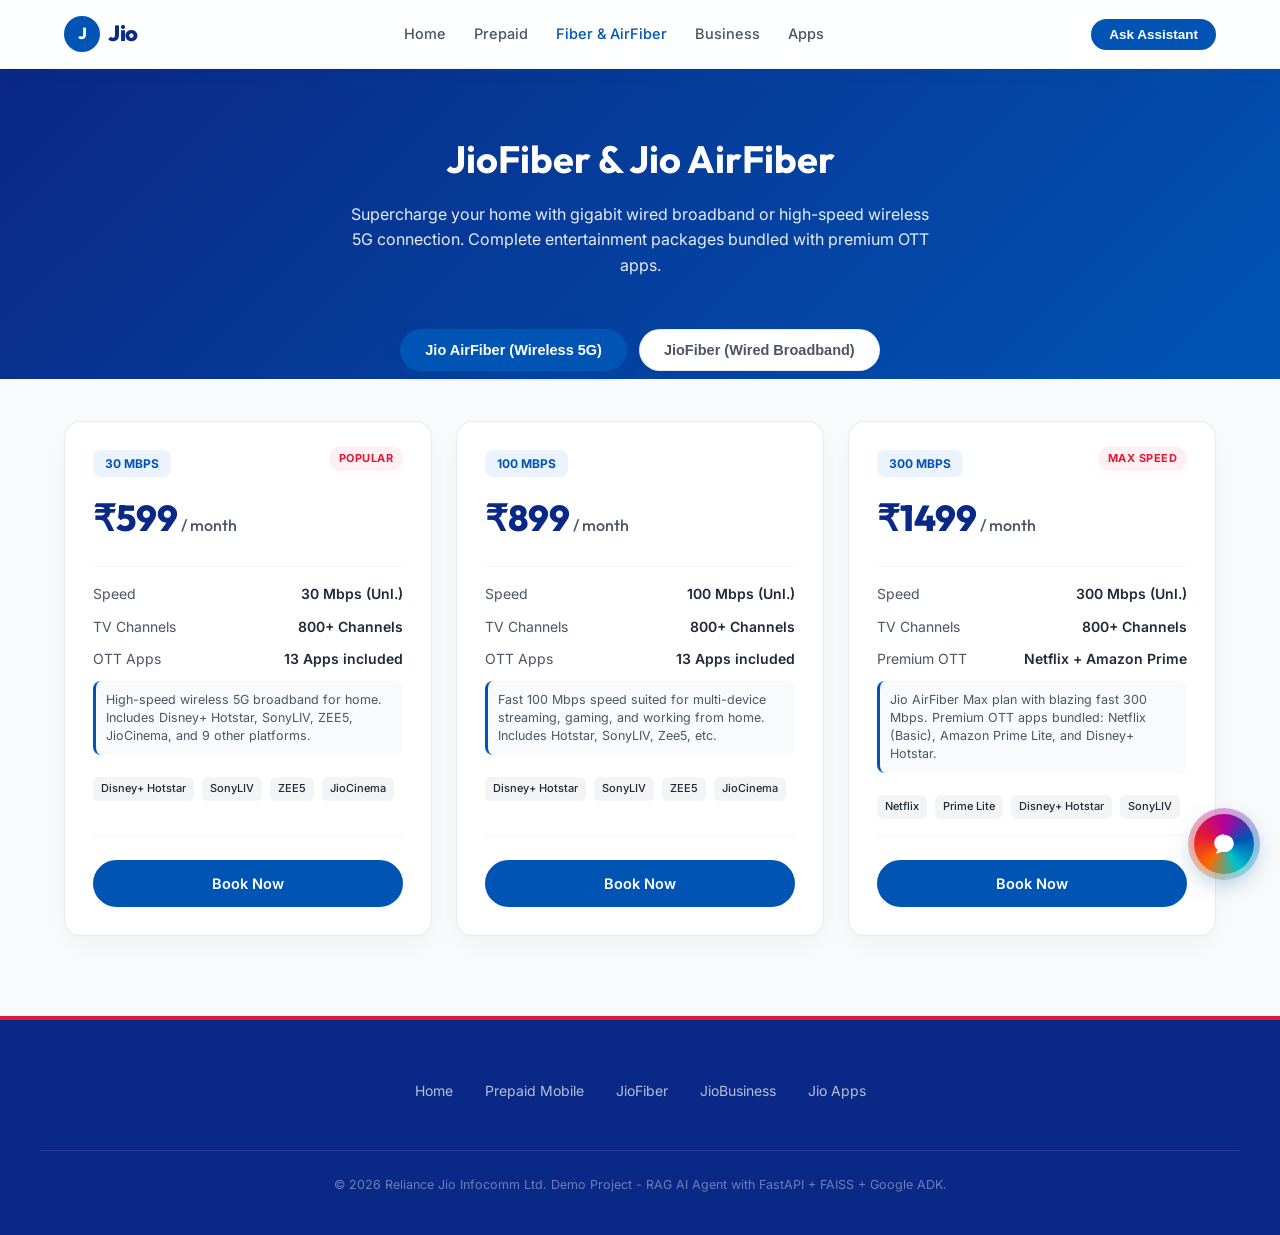
<file: static/fiber.html>
<!DOCTYPE html>
<html lang="en">
<head>
  <meta charset="UTF-8">
  <meta name="viewport" content="width=device-width, initial-scale=1.0">
  <title>JioFiber &amp; Jio AirFiber Broadband Plans</title>
  <link rel="preconnect" href="https://fonts.googleapis.com">
  <link rel="preconnect" href="https://fonts.gstatic.com" crossorigin>
  <link href="https://fonts.googleapis.com/css2?family=Inter:wght@300;400;500;600;700&family=Outfit:wght@400;500;600;700;800&display=swap" rel="stylesheet">
  <link rel="stylesheet" href="/static/widget.css">
  <style>
    :root {
      --jio-blue: #0054B4;
      --jio-blue-dark: #0A2885;
      --jio-blue-light: #EBF3FF;
      --jio-red: #E31837;
      --text-dark: #1F2937;
      --text-light: #4B5563;
      --bg-light: #F9FAFB;
      --white: #FFFFFF;
      --radius: 16px;
      --transition: all 0.3s ease;
    }

    * {
      margin: 0;
      padding: 0;
      box-sizing: border-box;
    }

    body {
      font-family: 'Inter', sans-serif;
      color: var(--text-dark);
      background-color: var(--bg-light);
      line-height: 1.6;
    }

    h1, h2, h3, h4 {
      font-family: 'Outfit', sans-serif;
      font-weight: 700;
    }

    /* ===== NAVIGATION ===== */
    header {
      background: rgba(255, 255, 255, 0.85);
      backdrop-filter: blur(12px);
      position: sticky;
      top: 0;
      z-index: 100;
      border-bottom: 1px solid rgba(229, 231, 235, 0.5);
      box-shadow: 0 4px 20px rgba(0, 0, 0, 0.02);
    }

    .nav-container {
      max-width: 1200px;
      margin: 0 auto;
      display: flex;
      justify-content: space-between;
      align-items: center;
      padding: 16px 24px;
    }

    .logo-container {
      display: flex;
      align-items: center;
      gap: 8px;
      text-decoration: none;
    }

    .jio-logo-badge {
      width: 36px;
      height: 36px;
      border-radius: 50%;
      background: var(--jio-blue);
      display: flex;
      align-items: center;
      justify-content: center;
      color: white;
      font-weight: 800;
      font-family: 'Outfit', sans-serif;
      font-size: 16px;
    }

    .logo-text {
      font-size: 22px;
      font-weight: 800;
      color: var(--jio-blue-dark);
      font-family: 'Outfit', sans-serif;
      letter-spacing: -0.5px;
    }

    nav ul {
      display: flex;
      list-style: none;
      gap: 28px;
      align-items: center;
    }

    nav ul li a {
      text-decoration: none;
      color: var(--text-light);
      font-size: 14.5px;
      font-weight: 500;
      transition: var(--transition);
    }

    nav ul li a:hover, nav ul li a.active {
      color: var(--jio-blue);
    }

    .nav-cta {
      background: var(--jio-blue);
      color: white;
      padding: 8px 18px;
      border-radius: 20px;
      font-weight: 600;
      font-size: 13.5px;
      transition: var(--transition);
      border: none;
      cursor: pointer;
    }

    .nav-cta:hover {
      background: var(--jio-blue-dark);
    }

    /* ===== HEADER ===== */
    .plans-header {
      background: linear-gradient(135deg, var(--jio-blue-dark), var(--jio-blue));
      color: white;
      padding: 60px 24px 100px;
      text-align: center;
    }

    .plans-header h1 {
      font-size: 38px;
      margin-bottom: 12px;
    }

    .plans-header p {
      font-size: 16px;
      opacity: 0.9;
      max-width: 600px;
      margin: 0 auto;
    }

    /* ===== TABS & CONTENT ===== */
    .plans-container {
      max-width: 1200px;
      margin: -60px auto 80px;
      padding: 0 24px;
    }

    .tabs {
      display: flex;
      justify-content: center;
      gap: 12px;
      margin-bottom: 40px;
      overflow-x: auto;
      padding: 10px;
      scrollbar-width: none;
    }

    .tabs::-webkit-scrollbar {
      display: none;
    }

    .tab-btn {
      background: white;
      border: 1px solid rgba(229, 231, 235, 0.8);
      color: var(--text-light);
      padding: 12px 24px;
      border-radius: 30px;
      font-weight: 600;
      font-size: 14.5px;
      cursor: pointer;
      transition: var(--transition);
      white-space: nowrap;
      box-shadow: 0 4px 10px rgba(0, 0, 0, 0.02);
    }

    .tab-btn:hover {
      border-color: var(--jio-blue);
      color: var(--jio-blue);
    }

    .tab-btn.active {
      background: var(--jio-blue);
      color: white;
      border-color: var(--jio-blue);
      box-shadow: 0 4px 14px rgba(0, 84, 180, 0.25);
    }

    .plan-grid {
      display: grid;
      grid-template-columns: repeat(auto-fill, minmax(320px, 1fr));
      gap: 24px;
    }

    .tab-content {
      display: none;
    }

    .tab-content.active {
      display: block;
      animation: tab-fade-in 0.3s ease-out;
    }

    @keyframes tab-fade-in {
      from { opacity: 0; transform: translateY(10px); }
      to { opacity: 1; transform: translateY(0); }
    }

    /* ===== PLAN CARDS ===== */
    .plan-card {
      background: white;
      border-radius: var(--radius);
      border: 1px solid rgba(229, 231, 235, 0.8);
      box-shadow: 0 10px 30px rgba(0, 0, 0, 0.03);
      padding: 28px;
      display: flex;
      flex-direction: column;
      position: relative;
      transition: var(--transition);
    }

    .plan-card:hover {
      transform: translateY(-4px);
      box-shadow: 0 15px 40px rgba(0, 84, 180, 0.06);
      border-color: rgba(0, 84, 180, 0.15);
    }

    .plan-badge {
      position: absolute;
      top: 24px;
      right: 28px;
      background: #FFF1F3;
      color: var(--jio-red);
      font-size: 11px;
      font-weight: 700;
      padding: 4px 10px;
      border-radius: 12px;
      text-transform: uppercase;
      letter-spacing: 0.5px;
    }

    .plan-speed-badge {
      display: inline-block;
      background: var(--jio-blue-light);
      color: var(--jio-blue);
      font-size: 12px;
      font-weight: 700;
      padding: 4px 12px;
      border-radius: 8px;
      width: fit-content;
      margin-bottom: 12px;
      text-transform: uppercase;
    }

    .plan-price-row {
      margin-bottom: 20px;
    }

    .plan-price {
      font-size: 36px;
      font-weight: 800;
      color: var(--jio-blue-dark);
      font-family: 'Outfit', sans-serif;
    }

    .plan-price span {
      font-size: 16px;
      font-weight: 500;
      color: var(--text-light);
    }

    .plan-benefits {
      border-top: 1px solid #F3F4F6;
      border-bottom: 1px solid #F3F4F6;
      padding: 16px 0;
      margin-bottom: 24px;
      display: flex;
      flex-direction: column;
      gap: 10px;
      flex-grow: 1;
    }

    .benefit-item {
      display: flex;
      justify-content: space-between;
      font-size: 14px;
    }

    .benefit-item .label {
      color: var(--text-light);
    }

    .benefit-item .value {
      font-weight: 600;
      color: var(--text-dark);
    }

    .benefit-desc {
      font-size: 12.5px;
      color: var(--text-light);
      line-height: 1.45;
      background: var(--bg-light);
      padding: 10px;
      border-radius: 8px;
      border-left: 3.5px solid var(--jio-blue);
    }

    .ott-badges {
      display: flex;
      gap: 8px;
      margin-top: 12px;
      flex-wrap: wrap;
    }

    .ott-badge-item {
      background: #F3F4F6;
      font-size: 11px;
      font-weight: 500;
      padding: 3px 8px;
      border-radius: 6px;
      color: var(--text-dark);
    }

    .btn-book {
      width: 100%;
      background: var(--jio-blue);
      color: white;
      text-align: center;
      border: none;
      padding: 12px;
      border-radius: 25px;
      font-weight: 600;
      font-size: 14.5px;
      cursor: pointer;
      transition: var(--transition);
      margin-top: auto;
      text-decoration: none;
    }

    .btn-book:hover {
      background: var(--jio-blue-dark);
    }

    /* ===== FOOTER ===== */
    footer {
      background: var(--jio-blue-dark);
      color: rgba(255, 255, 255, 0.7);
      padding: 60px 24px 40px;
      font-size: 14px;
      border-top: 4px solid var(--jio-red);
    }

    .footer-container {
      max-width: 1200px;
      margin: 0 auto;
      display: flex;
      flex-direction: column;
      align-items: center;
      gap: 24px;
    }

    .footer-links {
      display: flex;
      gap: 32px;
      list-style: none;
    }

    .footer-links li a {
      color: rgba(255, 255, 255, 0.7);
      text-decoration: none;
      transition: var(--transition);
    }

    .footer-links li a:hover {
      color: white;
    }

    .footer-bottom {
      text-align: center;
      font-size: 12.5px;
      color: rgba(255, 255, 255, 0.4);
      margin-top: 24px;
      border-top: 1px solid rgba(255, 255, 255, 0.1);
      padding-top: 24px;
      width: 100%;
    }

    @media (max-width: 768px) {
      .nav-container { flex-direction: column; gap: 16px; }
      nav ul { flex-wrap: wrap; justify-content: center; gap: 16px; }
    }
  </style>
</head>
<body>

  <!-- NAVIGATION HEADER -->
  <header>
    <div class="nav-container">
      <a href="/" class="logo-container">
        <div class="jio-logo-badge">J</div>
        <span class="logo-text">Jio</span>
      </a>
      <nav>
        <ul>
          <li><a href="/">Home</a></li>
          <li><a href="/prepaid">Prepaid</a></li>
          <li><a href="/fiber" class="active">Fiber &amp; AirFiber</a></li>
          <li><a href="/business">Business</a></li>
          <li><a href="/apps">Apps</a></li>
        </ul>
      </nav>
      <button class="nav-cta" onclick="openAssistant()">Ask Assistant</button>
    </div>
  </header>

  <!-- HEAD SECTION -->
  <section class="plans-header">
    <h1>JioFiber &amp; Jio AirFiber</h1>
    <p>Supercharge your home with gigabit wired broadband or high-speed wireless 5G connection. Complete entertainment packages bundled with premium OTT apps.</p>
  </section>

  <!-- PLANS SECTION -->
  <main class="plans-container">
    <!-- Tab Controls -->
    <div class="tabs">
      <button class="tab-btn active" onclick="switchTab('airfiber')">Jio AirFiber (Wireless 5G)</button>
      <button class="tab-btn" onclick="switchTab('wired-fiber')">JioFiber (Wired Broadband)</button>
    </div>

    <!-- TAB: Jio AirFiber -->
    <div id="airfiber" class="tab-content active">
      <div class="plan-grid">
        <!-- AirFiber 1 -->
        <div class="plan-card">
          <div class="plan-speed-badge">30 Mbps</div>
          <div class="plan-badge">Popular</div>
          <div class="plan-price-row">
            <div class="plan-price">₹599<span> / month</span></div>
          </div>
          <div class="plan-benefits">
            <div class="benefit-item">
              <span class="label">Speed</span>
              <span class="value">30 Mbps (Unl.)</span>
            </div>
            <div class="benefit-item">
              <span class="label">TV Channels</span>
              <span class="value">800+ Channels</span>
            </div>
            <div class="benefit-item">
              <span class="label">OTT Apps</span>
              <span class="value">13 Apps included</span>
            </div>
            <div class="benefit-desc">
              High-speed wireless 5G broadband for home. Includes Disney+ Hotstar, SonyLIV, ZEE5, JioCinema, and 9 other platforms.
            </div>
            <div class="ott-badges">
              <span class="ott-badge-item">Disney+ Hotstar</span>
              <span class="ott-badge-item">SonyLIV</span>
              <span class="ott-badge-item">ZEE5</span>
              <span class="ott-badge-item">JioCinema</span>
            </div>
          </div>
          <a href="#" class="btn-book">Book Now</a>
        </div>

        <!-- AirFiber 2 -->
        <div class="plan-card">
          <div class="plan-speed-badge">100 Mbps</div>
          <div class="plan-price-row">
            <div class="plan-price">₹899<span> / month</span></div>
          </div>
          <div class="plan-benefits">
            <div class="benefit-item">
              <span class="label">Speed</span>
              <span class="value">100 Mbps (Unl.)</span>
            </div>
            <div class="benefit-item">
              <span class="label">TV Channels</span>
              <span class="value">800+ Channels</span>
            </div>
            <div class="benefit-item">
              <span class="label">OTT Apps</span>
              <span class="value">13 Apps included</span>
            </div>
            <div class="benefit-desc">
              Fast 100 Mbps speed suited for multi-device streaming, gaming, and working from home. Includes Hotstar, SonyLIV, Zee5, etc.
            </div>
            <div class="ott-badges">
              <span class="ott-badge-item">Disney+ Hotstar</span>
              <span class="ott-badge-item">SonyLIV</span>
              <span class="ott-badge-item">ZEE5</span>
              <span class="ott-badge-item">JioCinema</span>
            </div>
          </div>
          <a href="#" class="btn-book">Book Now</a>
        </div>

        <!-- AirFiber 3 (AirFiber Max) -->
        <div class="plan-card">
          <div class="plan-speed-badge">300 Mbps</div>
          <div class="plan-badge">Max Speed</div>
          <div class="plan-price-row">
            <div class="plan-price">₹1499<span> / month</span></div>
          </div>
          <div class="plan-benefits">
            <div class="benefit-item">
              <span class="label">Speed</span>
              <span class="value">300 Mbps (Unl.)</span>
            </div>
            <div class="benefit-item">
              <span class="label">TV Channels</span>
              <span class="value">800+ Channels</span>
            </div>
            <div class="benefit-item">
              <span class="label">Premium OTT</span>
              <span class="value">Netflix + Amazon Prime</span>
            </div>
            <div class="benefit-desc">
              Jio AirFiber Max plan with blazing fast 300 Mbps. Premium OTT apps bundled: Netflix (Basic), Amazon Prime Lite, and Disney+ Hotstar.
            </div>
            <div class="ott-badges">
              <span class="ott-badge-item">Netflix</span>
              <span class="ott-badge-item">Prime Lite</span>
              <span class="ott-badge-item">Disney+ Hotstar</span>
              <span class="ott-badge-item">SonyLIV</span>
            </div>
          </div>
          <a href="#" class="btn-book">Book Now</a>
        </div>
      </div>
    </div>

    <!-- TAB: JioFiber (Wired) -->
    <div id="wired-fiber" class="tab-content">
      <div class="plan-grid">
        <!-- Wired 1 -->
        <div class="plan-card">
          <div class="plan-speed-badge">30 Mbps</div>
          <div class="plan-price-row">
            <div class="plan-price">₹399<span> / month</span></div>
          </div>
          <div class="plan-benefits">
            <div class="benefit-item">
              <span class="label">Speed</span>
              <span class="value">30 Mbps (Sym.)</span>
            </div>
            <div class="benefit-item">
              <span class="label">Data</span>
              <span class="value">Unlimited</span>
            </div>
            <div class="benefit-item">
              <span class="label">Voice</span>
              <span class="value">Free Landline Calls</span>
            </div>
            <div class="benefit-desc">
              Affordable wired broadband plan with symmetrical download and upload speeds (30 Mbps). Reliable connectivity.
            </div>
          </div>
          <a href="#" class="btn-book">Book Now</a>
        </div>

        <!-- Wired 2 -->
        <div class="plan-card">
          <div class="plan-speed-badge">150 Mbps</div>
          <div class="plan-badge">Best Value</div>
          <div class="plan-price-row">
            <div class="plan-price">₹999<span> / month</span></div>
          </div>
          <div class="plan-benefits">
            <div class="benefit-item">
              <span class="label">Speed</span>
              <span class="value">150 Mbps (Sym.)</span>
            </div>
            <div class="benefit-item">
              <span class="label">OTT Apps</span>
              <span class="value">Amazon Prime + 15 Apps</span>
            </div>
            <div class="benefit-item">
              <span class="label">Voice</span>
              <span class="value">Free Landline Calls</span>
            </div>
            <div class="benefit-desc">
              Super-fast wired broadband with symmetric speed. Includes Amazon Prime Lite, Disney+ Hotstar, SonyLIV, Zee5, and more.
            </div>
            <div class="ott-badges">
              <span class="ott-badge-item">Prime Lite</span>
              <span class="ott-badge-item">Disney+ Hotstar</span>
              <span class="ott-badge-item">SonyLIV</span>
              <span class="ott-badge-item">ZEE5</span>
            </div>
          </div>
          <a href="#" class="btn-book">Book Now</a>
        </div>

        <!-- Wired 3 -->
        <div class="plan-card">
          <div class="plan-speed-badge">1 Gbps</div>
          <div class="plan-badge">Gigabit</div>
          <div class="plan-price-row">
            <div class="plan-price">₹3999<span> / month</span></div>
          </div>
          <div class="plan-benefits">
            <div class="benefit-item">
              <span class="label">Speed</span>
              <span class="value">1 Gbps (Sym.)</span>
            </div>
            <div class="benefit-item">
              <span class="label">Premium OTT</span>
              <span class="value">Netflix Standard + Prime</span>
            </div>
            <div class="benefit-item">
              <span class="label">Voice</span>
              <span class="value">Free Landline Calls</span>
            </div>
            <div class="benefit-desc">
              Ultrafast gigabit connectivity for heavy smart homes, streaming in 8K, and high-speed data backup. Netflix (Standard) and Prime included.
            </div>
            <div class="ott-badges">
              <span class="ott-badge-item">Netflix (Std)</span>
              <span class="ott-badge-item">Prime</span>
              <span class="ott-badge-item">Disney+ Hotstar</span>
              <span class="ott-badge-item">SonyLIV</span>
            </div>
          </div>
          <a href="#" class="btn-book">Book Now</a>
        </div>
      </div>
    </div>
  </main>

  <!-- FOOTER -->
  <footer>
    <div class="footer-container">
      <ul class="footer-links">
        <li><a href="/">Home</a></li>
        <li><a href="/prepaid">Prepaid Mobile</a></li>
        <li><a href="/fiber">JioFiber</a></li>
        <li><a href="/business">JioBusiness</a></li>
        <li><a href="/apps">Jio Apps</a></li>
      </ul>
      <div class="footer-bottom">
        &copy; 2026 Reliance Jio Infocomm Ltd. Demo Project - RAG AI Agent with FastAPI + FAISS + Google ADK.
      </div>
    </div>
  </footer>

  <script>
    function switchTab(tabId) {
      document.querySelectorAll('.tab-content').forEach(el => el.classList.remove('active'));
      document.querySelectorAll('.tab-btn').forEach(el => el.classList.remove('active'));
      
      document.getElementById(tabId).classList.add('active');
      
      const eventTarget = window.event.currentTarget;
      if (eventTarget) {
        eventTarget.classList.add('active');
      }
    }
  </script>
  <script src="/static/widget.js" defer></script>
</body>
</html>
</file>
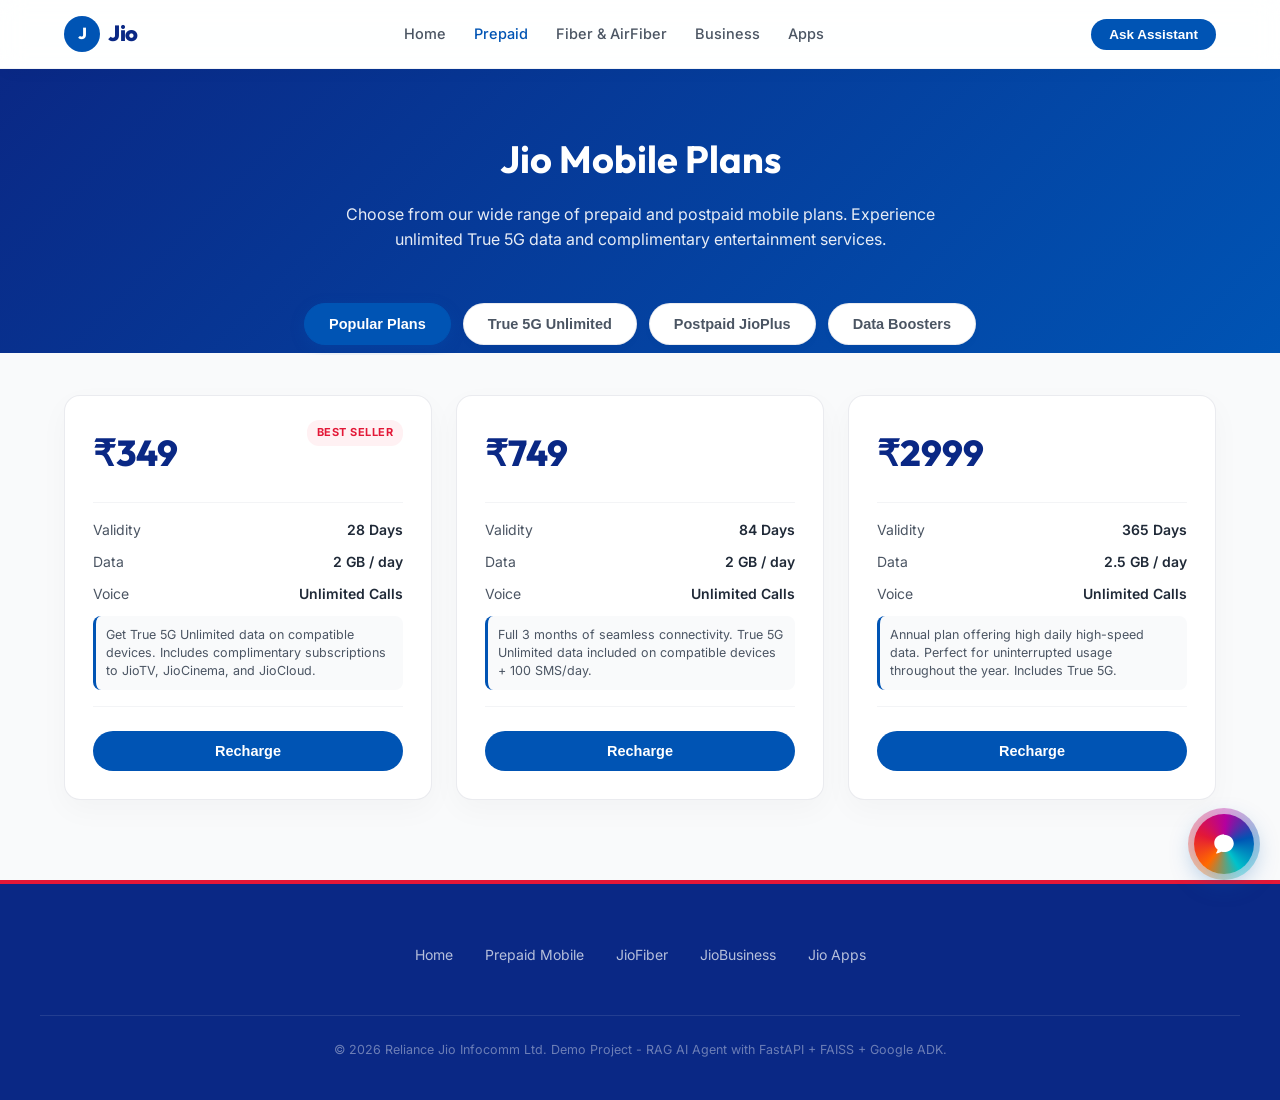
<file: static/prepaid.html>
<!DOCTYPE html>
<html lang="en">
<head>
  <meta charset="UTF-8">
  <meta name="viewport" content="width=device-width, initial-scale=1.0">
  <title>Jio Mobile Recharge Plans - Prepaid &amp; Postpaid</title>
  <link rel="preconnect" href="https://fonts.googleapis.com">
  <link rel="preconnect" href="https://fonts.gstatic.com" crossorigin>
  <link href="https://fonts.googleapis.com/css2?family=Inter:wght@300;400;500;600;700&family=Outfit:wght@400;500;600;700;800&display=swap" rel="stylesheet">
  <link rel="stylesheet" href="/static/widget.css">
  <style>
    :root {
      --jio-blue: #0054B4;
      --jio-blue-dark: #0A2885;
      --jio-blue-light: #EBF3FF;
      --jio-red: #E31837;
      --text-dark: #1F2937;
      --text-light: #4B5563;
      --bg-light: #F9FAFB;
      --white: #FFFFFF;
      --radius: 16px;
      --transition: all 0.3s ease;
    }

    * {
      margin: 0;
      padding: 0;
      box-sizing: border-box;
    }

    body {
      font-family: 'Inter', sans-serif;
      color: var(--text-dark);
      background-color: var(--bg-light);
      line-height: 1.6;
    }

    h1, h2, h3, h4 {
      font-family: 'Outfit', sans-serif;
      font-weight: 700;
    }

    /* ===== NAVIGATION ===== */
    header {
      background: rgba(255, 255, 255, 0.85);
      backdrop-filter: blur(12px);
      position: sticky;
      top: 0;
      z-index: 100;
      border-bottom: 1px solid rgba(229, 231, 235, 0.5);
      box-shadow: 0 4px 20px rgba(0, 0, 0, 0.02);
    }

    .nav-container {
      max-width: 1200px;
      margin: 0 auto;
      display: flex;
      justify-content: space-between;
      align-items: center;
      padding: 16px 24px;
    }

    .logo-container {
      display: flex;
      align-items: center;
      gap: 8px;
      text-decoration: none;
    }

    .jio-logo-badge {
      width: 36px;
      height: 36px;
      border-radius: 50%;
      background: var(--jio-blue);
      display: flex;
      align-items: center;
      justify-content: center;
      color: white;
      font-weight: 800;
      font-family: 'Outfit', sans-serif;
      font-size: 16px;
    }

    .logo-text {
      font-size: 22px;
      font-weight: 800;
      color: var(--jio-blue-dark);
      font-family: 'Outfit', sans-serif;
      letter-spacing: -0.5px;
    }

    nav ul {
      display: flex;
      list-style: none;
      gap: 28px;
      align-items: center;
    }

    nav ul li a {
      text-decoration: none;
      color: var(--text-light);
      font-size: 14.5px;
      font-weight: 500;
      transition: var(--transition);
    }

    nav ul li a:hover, nav ul li a.active {
      color: var(--jio-blue);
    }

    .nav-cta {
      background: var(--jio-blue);
      color: white;
      padding: 8px 18px;
      border-radius: 20px;
      font-weight: 600;
      font-size: 13.5px;
      transition: var(--transition);
      border: none;
      cursor: pointer;
    }

    .nav-cta:hover {
      background: var(--jio-blue-dark);
    }

    /* ===== HEADER ===== */
    .plans-header {
      background: linear-gradient(135deg, var(--jio-blue-dark), var(--jio-blue));
      color: white;
      padding: 60px 24px 100px;
      text-align: center;
    }

    .plans-header h1 {
      font-size: 38px;
      margin-bottom: 12px;
    }

    .plans-header p {
      font-size: 16px;
      opacity: 0.9;
      max-width: 600px;
      margin: 0 auto;
    }

    /* ===== TABS & CONTENT ===== */
    .plans-container {
      max-width: 1200px;
      margin: -60px auto 80px;
      padding: 0 24px;
    }

    .tabs {
      display: flex;
      justify-content: center;
      gap: 12px;
      margin-bottom: 40px;
      overflow-x: auto;
      padding: 10px;
      scrollbar-width: none; /* Firefox */
    }
    
    .tabs::-webkit-scrollbar {
      display: none; /* Chrome/Safari */
    }

    .tab-btn {
      background: white;
      border: 1px solid rgba(229, 231, 235, 0.8);
      color: var(--text-light);
      padding: 12px 24px;
      border-radius: 30px;
      font-weight: 600;
      font-size: 14.5px;
      cursor: pointer;
      transition: var(--transition);
      white-space: nowrap;
      box-shadow: 0 4px 10px rgba(0, 0, 0, 0.02);
    }

    .tab-btn:hover {
      border-color: var(--jio-blue);
      color: var(--jio-blue);
    }

    .tab-btn.active {
      background: var(--jio-blue);
      color: white;
      border-color: var(--jio-blue);
      box-shadow: 0 4px 14px rgba(0, 84, 180, 0.25);
    }

    .plan-grid {
      display: grid;
      grid-template-columns: repeat(auto-fill, minmax(320px, 1fr));
      gap: 24px;
    }

    .tab-content {
      display: none;
    }

    .tab-content.active {
      display: block;
      animation: tab-fade-in 0.3s ease-out;
    }

    @keyframes tab-fade-in {
      from { opacity: 0; transform: translateY(10px); }
      to { opacity: 1; transform: translateY(0); }
    }

    /* ===== PLAN CARDS ===== */
    .plan-card {
      background: white;
      border-radius: var(--radius);
      border: 1px solid rgba(229, 231, 235, 0.8);
      box-shadow: 0 10px 30px rgba(0, 0, 0, 0.03);
      padding: 28px;
      display: flex;
      flex-direction: column;
      position: relative;
      transition: var(--transition);
    }

    .plan-card:hover {
      transform: translateY(-4px);
      box-shadow: 0 15px 40px rgba(0, 84, 180, 0.06);
      border-color: rgba(0, 84, 180, 0.15);
    }

    .plan-badge {
      position: absolute;
      top: 24px;
      right: 28px;
      background: #FFF1F3;
      color: var(--jio-red);
      font-size: 11px;
      font-weight: 700;
      padding: 4px 10px;
      border-radius: 12px;
      text-transform: uppercase;
      letter-spacing: 0.5px;
    }

    .plan-price-row {
      margin-bottom: 20px;
    }

    .plan-price {
      font-size: 36px;
      font-weight: 800;
      color: var(--jio-blue-dark);
      font-family: 'Outfit', sans-serif;
    }

    .plan-price span {
      font-size: 18px;
      font-weight: 500;
      color: var(--text-light);
    }

    .plan-benefits {
      border-top: 1px solid #F3F4F6;
      border-bottom: 1px solid #F3F4F6;
      padding: 16px 0;
      margin-bottom: 24px;
      display: flex;
      flex-direction: column;
      gap: 10px;
      flex-grow: 1;
    }

    .benefit-item {
      display: flex;
      justify-content: space-between;
      font-size: 14px;
    }

    .benefit-item .label {
      color: var(--text-light);
    }

    .benefit-item .value {
      font-weight: 600;
      color: var(--text-dark);
    }

    .benefit-desc {
      font-size: 12.5px;
      color: var(--text-light);
      line-height: 1.45;
      background: var(--bg-light);
      padding: 10px;
      border-radius: 8px;
      border-left: 3.5px solid var(--jio-blue);
    }

    .ott-badges {
      display: flex;
      gap: 8px;
      margin-top: 12px;
      flex-wrap: wrap;
    }

    .ott-badge-item {
      background: #F3F4F6;
      font-size: 11px;
      font-weight: 500;
      padding: 3px 8px;
      border-radius: 6px;
      color: var(--text-dark);
    }

    .btn-recharge {
      width: 100%;
      background: var(--jio-blue);
      color: white;
      text-align: center;
      border: none;
      padding: 12px;
      border-radius: 25px;
      font-weight: 600;
      font-size: 14.5px;
      cursor: pointer;
      transition: var(--transition);
      margin-top: auto;
    }

    .btn-recharge:hover {
      background: var(--jio-blue-dark);
    }

    /* ===== FOOTER ===== */
    footer {
      background: var(--jio-blue-dark);
      color: rgba(255, 255, 255, 0.7);
      padding: 60px 24px 40px;
      font-size: 14px;
      border-top: 4px solid var(--jio-red);
    }

    .footer-container {
      max-width: 1200px;
      margin: 0 auto;
      display: flex;
      flex-direction: column;
      align-items: center;
      gap: 24px;
    }

    .footer-links {
      display: flex;
      gap: 32px;
      list-style: none;
    }

    .footer-links li a {
      color: rgba(255, 255, 255, 0.7);
      text-decoration: none;
      transition: var(--transition);
    }

    .footer-links li a:hover {
      color: white;
    }

    .footer-bottom {
      text-align: center;
      font-size: 12.5px;
      color: rgba(255, 255, 255, 0.4);
      margin-top: 24px;
      border-top: 1px solid rgba(255, 255, 255, 0.1);
      padding-top: 24px;
      width: 100%;
    }

    @media (max-width: 768px) {
      .nav-container { flex-direction: column; gap: 16px; }
      nav ul { flex-wrap: wrap; justify-content: center; gap: 16px; }
    }
  </style>
</head>
<body>

  <!-- NAVIGATION HEADER -->
  <header>
    <div class="nav-container">
      <a href="/" class="logo-container">
        <div class="jio-logo-badge">J</div>
        <span class="logo-text">Jio</span>
      </a>
      <nav>
        <ul>
          <li><a href="/">Home</a></li>
          <li><a href="/prepaid" class="active">Prepaid</a></li>
          <li><a href="/fiber">Fiber &amp; AirFiber</a></li>
          <li><a href="/business">Business</a></li>
          <li><a href="/apps">Apps</a></li>
        </ul>
      </nav>
      <button class="nav-cta" onclick="openAssistant()">Ask Assistant</button>
    </div>
  </header>

  <!-- HEAD SECTION -->
  <section class="plans-header">
    <h1>Jio Mobile Plans</h1>
    <p>Choose from our wide range of prepaid and postpaid mobile plans. Experience unlimited True 5G data and complimentary entertainment services.</p>
  </section>

  <!-- PLANS SECTION -->
  <main class="plans-container">
    <!-- Tab Controls -->
    <div class="tabs">
      <button class="tab-btn active" onclick="switchTab('popular')">Popular Plans</button>
      <button class="tab-btn" onclick="switchTab('unlimited-5g')">True 5G Unlimited</button>
      <button class="tab-btn" onclick="switchTab('postpaid')">Postpaid JioPlus</button>
      <button class="tab-btn" onclick="switchTab('data-packs')">Data Boosters</button>
    </div>

    <!-- TAB: Popular Plans -->
    <div id="popular" class="tab-content active">
      <div class="plan-grid">
        <!-- Plan 1 -->
        <div class="plan-card">
          <div class="plan-badge">Best Seller</div>
          <div class="plan-price-row">
            <div class="plan-price">₹349</div>
          </div>
          <div class="plan-benefits">
            <div class="benefit-item">
              <span class="label">Validity</span>
              <span class="value">28 Days</span>
            </div>
            <div class="benefit-item">
              <span class="label">Data</span>
              <span class="value">2 GB / day</span>
            </div>
            <div class="benefit-item">
              <span class="label">Voice</span>
              <span class="value">Unlimited Calls</span>
            </div>
            <div class="benefit-desc">
              Get True 5G Unlimited data on compatible devices. Includes complimentary subscriptions to JioTV, JioCinema, and JioCloud.
            </div>
          </div>
          <button class="btn-recharge">Recharge</button>
        </div>

        <!-- Plan 2 -->
        <div class="plan-card">
          <div class="plan-price-row">
            <div class="plan-price">₹749</div>
          </div>
          <div class="plan-benefits">
            <div class="benefit-item">
              <span class="label">Validity</span>
              <span class="value">84 Days</span>
            </div>
            <div class="benefit-item">
              <span class="label">Data</span>
              <span class="value">2 GB / day</span>
            </div>
            <div class="benefit-item">
              <span class="label">Voice</span>
              <span class="value">Unlimited Calls</span>
            </div>
            <div class="benefit-desc">
              Full 3 months of seamless connectivity. True 5G Unlimited data included on compatible devices + 100 SMS/day.
            </div>
          </div>
          <button class="btn-recharge">Recharge</button>
        </div>

        <!-- Plan 3 -->
        <div class="plan-card">
          <div class="plan-price-row">
            <div class="plan-price">₹2999</div>
          </div>
          <div class="plan-benefits">
            <div class="benefit-item">
              <span class="label">Validity</span>
              <span class="value">365 Days</span>
            </div>
            <div class="benefit-item">
              <span class="label">Data</span>
              <span class="value">2.5 GB / day</span>
            </div>
            <div class="benefit-item">
              <span class="label">Voice</span>
              <span class="value">Unlimited Calls</span>
            </div>
            <div class="benefit-desc">
              Annual plan offering high daily high-speed data. Perfect for uninterrupted usage throughout the year. Includes True 5G.
            </div>
          </div>
          <button class="btn-recharge">Recharge</button>
        </div>
      </div>
    </div>

    <!-- TAB: Unlimited 5G -->
    <div id="unlimited-5g" class="tab-content">
      <div class="plan-grid">
        <!-- Plan 1 -->
        <div class="plan-card">
          <div class="plan-badge">Super Saver</div>
          <div class="plan-price-row">
            <div class="plan-price">₹649</div>
          </div>
          <div class="plan-benefits">
            <div class="benefit-item">
              <span class="label">Validity</span>
              <span class="value">Monthly</span>
            </div>
            <div class="benefit-item">
              <span class="label">Data</span>
              <span class="value">Unlimited 5G Data</span>
            </div>
            <div class="benefit-item">
              <span class="label">Voice</span>
              <span class="value">Unlimited Calls</span>
            </div>
            <div class="benefit-desc">
              Fully unlimited data on Jio's standalone 5G network. High-speed 4G data backup included. Free national roaming.
            </div>
          </div>
          <button class="btn-recharge">Recharge</button>
        </div>

        <!-- Plan 2 -->
        <div class="plan-card">
          <div class="plan-price-row">
            <div class="plan-price">₹1029</div>
          </div>
          <div class="plan-benefits">
            <div class="benefit-item">
              <span class="label">Validity</span>
              <span class="value">84 Days</span>
            </div>
            <div class="benefit-item">
              <span class="label">Data</span>
              <span class="value">2 GB / day (Unl. 5G)</span>
            </div>
            <div class="benefit-item">
              <span class="label">Voice</span>
              <span class="value">Unlimited Calls</span>
            </div>
            <div class="benefit-desc">
              Includes Prime Video Mobile Edition and JioTV. Get True 5G Unlimited benefits.
            </div>
            <div class="ott-badges">
              <span class="ott-badge-item">Prime Video</span>
              <span class="ott-badge-item">JioCinema</span>
            </div>
          </div>
          <button class="btn-recharge">Recharge</button>
        </div>
      </div>
    </div>

    <!-- TAB: Postpaid JioPlus -->
    <div id="postpaid" class="tab-content">
      <div class="plan-grid">
        <!-- Postpaid 1 -->
        <div class="plan-card">
          <div class="plan-badge">Entertainment</div>
          <div class="plan-price-row">
            <div class="plan-price">₹1549<span> / month</span></div>
          </div>
          <div class="plan-benefits">
            <div class="benefit-item">
              <span class="label">Billing</span>
              <span class="value">Monthly Cycle</span>
            </div>
            <div class="benefit-item">
              <span class="label">Data</span>
              <span class="value">300 GB (500GB Rollover)</span>
            </div>
            <div class="benefit-item">
              <span class="label">Family Add-ons</span>
              <span class="value">Not Required</span>
            </div>
            <div class="benefit-desc">
              Paid OTT subscriptions included: Netflix Mobile and Amazon Prime Lite. International Roaming benefits for USA and UAE included.
            </div>
            <div class="ott-badges">
              <span class="ott-badge-item">Netflix</span>
              <span class="ott-badge-item">Prime Lite</span>
              <span class="ott-badge-item">JioTV</span>
              <span class="ott-badge-item">JioCloud</span>
            </div>
          </div>
          <button class="btn-recharge">Get Plan</button>
        </div>

        <!-- Postpaid 2 -->
        <div class="plan-card">
          <div class="plan-price-row">
            <div class="plan-price">₹449<span> / month</span></div>
          </div>
          <div class="plan-benefits">
            <div class="benefit-item">
              <span class="label">Billing</span>
              <span class="value">Monthly Cycle</span>
            </div>
            <div class="benefit-item">
              <span class="label">Data</span>
              <span class="value">75 GB (Post 75GB @ ₹10/GB)</span>
            </div>
            <div class="benefit-item">
              <span class="label">Family Add-ons</span>
              <span class="value">Up to 3 connections</span>
            </div>
            <div class="benefit-desc">
              Share benefits with up to 3 family members. Includes complimentary subscription to JioTV and JioCloud.
            </div>
          </div>
          <button class="btn-recharge">Get Plan</button>
        </div>
      </div>
    </div>

    <!-- TAB: Data Packs -->
    <div id="data-packs" class="tab-content">
      <div class="plan-grid">
        <!-- Booster 1 -->
        <div class="plan-card">
          <div class="plan-price-row">
            <div class="plan-price">₹19</div>
          </div>
          <div class="plan-benefits">
            <div class="benefit-item">
              <span class="label">Validity</span>
              <span class="value">Active Plan Validity</span>
            </div>
            <div class="benefit-item">
              <span class="label">Data</span>
              <span class="value">1 GB</span>
            </div>
            <div class="benefit-desc">
              Add-on high-speed data. Perfect when you exhaust your daily limit.
            </div>
          </div>
          <button class="btn-recharge">Buy</button>
        </div>

        <!-- Booster 2 -->
        <div class="plan-card">
          <div class="plan-price-row">
            <div class="plan-price">₹61</div>
          </div>
          <div class="plan-benefits">
            <div class="benefit-item">
              <span class="label">Validity</span>
              <span class="value">Active Plan Validity</span>
            </div>
            <div class="benefit-item">
              <span class="label">Data</span>
              <span class="value">6 GB</span>
            </div>
            <div class="benefit-desc">
              Upgrade your current plan with extra 4G data.
            </div>
          </div>
          <button class="btn-recharge">Buy</button>
        </div>
      </div>
    </div>
  </main>

  <!-- FOOTER -->
  <footer>
    <div class="footer-container">
      <ul class="footer-links">
        <li><a href="/">Home</a></li>
        <li><a href="/prepaid">Prepaid Mobile</a></li>
        <li><a href="/fiber">JioFiber</a></li>
        <li><a href="/business">JioBusiness</a></li>
        <li><a href="/apps">Jio Apps</a></li>
      </ul>
      <div class="footer-bottom">
        &copy; 2026 Reliance Jio Infocomm Ltd. Demo Project - RAG AI Agent with FastAPI + FAISS + Google ADK.
      </div>
    </div>
  </footer>

  <script>
    function switchTab(tabId) {
      // Deactivate all tabs and button classes
      document.querySelectorAll('.tab-content').forEach(el => el.classList.remove('active'));
      document.querySelectorAll('.tab-btn').forEach(el => el.classList.remove('active'));
      
      // Activate selected tab and button
      document.getElementById(tabId).classList.add('active');
      
      // Find the button clicking it
      const eventTarget = window.event.currentTarget;
      if (eventTarget) {
        eventTarget.classList.add('active');
      }
    }
  </script>
  <script src="/static/widget.js" defer></script>
</body>
</html>
</file>
<file: static/widget.css>
/* static/widget.css - Styles for Jio AI Assistant Widget */

:root {
  --jio-blue: #0054B4;
  --jio-blue-dark: #0A2885;
  --jio-red: #E31837;
  --jio-green: #00A34E;
  --bg-light: #F5F7FA;
  --text-dark: #1F2937;
  --text-muted: #6B7280;
  --white: #FFFFFF;
  --radius: 12px;
}

#assistant-launcher {
  position: fixed;
  bottom: 26px;
  right: 26px;
  width: 60px;
  height: 60px;
  border-radius: 50%;
  background: conic-gradient(from 220deg, #FF6A00, var(--jio-red), #B4009E, var(--jio-blue), #00C2CB, #FF6A00);
  border: none;
  cursor: pointer;
  box-shadow: 0 8px 24px rgba(0, 90, 172, 0.35);
  display: flex;
  align-items: center;
  justify-content: center;
  z-index: 9999;
  transition: transform 0.2s cubic-bezier(0.175, 0.885, 0.32, 1.275);
}

#assistant-launcher::before {
  content: '';
  position: absolute;
  inset: -6px;
  border-radius: 50%;
  background: inherit;
  opacity: 0.35;
  animation: widget-pulse-ring 2.4s ease-out infinite;
}

@keyframes widget-pulse-ring {
  0% { transform: scale(0.9); opacity: 0.35; }
  70% { transform: scale(1.4); opacity: 0; }
  100% { transform: scale(1.4); opacity: 0; }
}

#assistant-launcher:hover {
  transform: scale(1.08);
}

#assistant-launcher svg {
  width: 26px;
  height: 26px;
  position: relative;
  z-index: 1;
}

#assistant-panel {
  position: fixed;
  bottom: 100px;
  right: 26px;
  width: 380px;
  max-width: calc(100vw - 40px);
  height: 550px;
  max-height: calc(100vh - 140px);
  background: var(--white);
  border-radius: 20px;
  box-shadow: 0 12px 40px rgba(11, 37, 69, 0.2);
  display: none;
  flex-direction: column;
  overflow: hidden;
  z-index: 9998;
  opacity: 0;
  transform: translateY(20px) scale(0.95);
  transition: opacity 0.25s ease, transform 0.25s cubic-bezier(0.175, 0.885, 0.32, 1.1);
  border: 1px solid rgba(228, 234, 242, 0.8);
}

#assistant-panel.open {
  display: flex;
  opacity: 1;
  transform: translateY(0) scale(1);
}

.panel-header {
  background: linear-gradient(135deg, var(--jio-blue-dark), var(--jio-blue));
  color: var(--white);
  padding: 16px 18px;
  display: flex;
  align-items: center;
  justify-content: space-between;
  border-bottom: 1px solid rgba(255, 255, 255, 0.1);
}

.panel-header-title {
  display: flex;
  align-items: center;
  gap: 12px;
}

.panel-header-orb {
  width: 28px;
  height: 28px;
  border-radius: 50%;
  background: conic-gradient(from 220deg, #FF6A00, var(--jio-red), #B4009E, var(--jio-blue), #00C2CB, #FF6A00);
  flex-shrink: 0;
  box-shadow: 0 0 10px rgba(255, 255, 255, 0.3);
}

.panel-header-text {
  font-size: 15px;
  font-weight: 600;
  letter-spacing: 0.3px;
  font-family: 'Outfit', sans-serif;
}

.panel-header-sub {
  font-size: 11px;
  opacity: 0.8;
  margin-top: 2px;
  display: flex;
  align-items: center;
  gap: 4px;
}

.panel-header-sub::before {
  content: '';
  width: 6px;
  height: 6px;
  background-color: #00FF66;
  border-radius: 50%;
  display: inline-block;
  box-shadow: 0 0 6px #00FF66;
}

#panel-close {
  background: rgba(255, 255, 255, 0.1);
  border: none;
  color: white;
  cursor: pointer;
  font-size: 16px;
  width: 28px;
  height: 28px;
  border-radius: 50%;
  display: flex;
  align-items: center;
  justify-content: center;
  transition: background 0.15s;
}

#panel-close:hover {
  background: rgba(255, 255, 255, 0.2);
}

#chat-messages {
  flex: 1;
  overflow-y: auto;
  padding: 16px;
  background: var(--bg-light);
  display: flex;
  flex-direction: column;
  gap: 12px;
  scroll-behavior: smooth;
}

.msg {
  max-width: 85%;
  padding: 10px 14px;
  border-radius: 14px;
  font-size: 13.5px;
  line-height: 1.5;
  word-wrap: break-word;
  font-family: 'Inter', sans-serif;
  animation: msg-slide-up 0.2s ease-out;
}

@keyframes msg-slide-up {
  from { transform: translateY(6px); opacity: 0; }
  to { transform: translateY(0); opacity: 1; }
}

.msg-user {
  align-self: flex-end;
  background: var(--jio-blue);
  color: white;
  border-bottom-right-radius: 4px;
  box-shadow: 0 2px 6px rgba(0, 84, 180, 0.15);
}

.msg-bot {
  align-self: flex-start;
  background: white;
  color: var(--text-dark);
  border: 1px solid #E5E7EB;
  border-bottom-left-radius: 4px;
  box-shadow: 0 2px 6px rgba(0, 0, 0, 0.02);
}

.msg-bot.loading {
  color: var(--text-muted);
  display: flex;
  align-items: center;
  gap: 4px;
  padding: 12px 16px;
}

.msg-meta {
  font-size: 11px;
  color: var(--text-muted);
  margin-top: 8px;
  padding-top: 8px;
  border-top: 1px solid #F3F4F6;
  display: flex;
  flex-direction: column;
  gap: 4px;
}

.source-tag {
  display: inline-block;
  background: #EFF6FF;
  color: var(--jio-blue);
  padding: 2px 6px;
  border-radius: 4px;
  font-size: 10px;
  font-weight: 600;
  width: fit-content;
}

.source-links {
  display: flex;
  flex-wrap: wrap;
  gap: 6px;
  margin-top: 4px;
}

.source-link-item {
  color: var(--jio-blue);
  text-decoration: none;
  font-weight: 500;
  background: #EEF2F6;
  padding: 2px 8px;
  border-radius: 12px;
  transition: background 0.15s;
  font-size: 10.5px;
}

.source-link-item:hover {
  background: #E0E7FF;
}

.welcome-msg {
  align-self: center;
  text-align: center;
  color: var(--text-muted);
  font-size: 12.5px;
  padding: 16px 20px;
  background: rgba(255, 255, 255, 0.8);
  border-radius: 12px;
  border: 1px dashed rgba(209, 213, 219, 0.6);
  max-width: 90%;
  line-height: 1.4;
}

#chat-input-row {
  display: flex;
  gap: 8px;
  padding: 12px;
  border-top: 1px solid #E5E7EB;
  background: white;
  align-items: center;
}

#chat-input {
  flex: 1;
  border: 1px solid #D1D5DB;
  border-radius: 22px;
  padding: 10px 16px;
  font-size: 13.5px;
  font-family: 'Inter', sans-serif;
  outline: none;
  transition: border-color 0.15s, box-shadow 0.15s;
}

#chat-input:focus {
  border-color: var(--jio-blue);
  box-shadow: 0 0 0 3px rgba(0, 84, 180, 0.15);
}

#chat-send {
  width: 38px;
  height: 38px;
  border-radius: 50%;
  border: none;
  background: var(--jio-blue);
  color: white;
  cursor: pointer;
  display: flex;
  align-items: center;
  justify-content: center;
  flex-shrink: 0;
  transition: background 0.15s, transform 0.1s;
}

#chat-send:hover {
  background: var(--jio-blue-dark);
}

#chat-send:active {
  transform: scale(0.95);
}

#chat-send:disabled {
  background: #D1D5DB;
  cursor: default;
  transform: none;
}

#chat-send svg {
  width: 16px;
  height: 16px;
}

#chat-mic {
  width: 38px;
  height: 38px;
  border-radius: 50%;
  border: 1px solid #D1D5DB;
  background: white;
  color: var(--text-muted);
  cursor: pointer;
  display: flex;
  align-items: center;
  justify-content: center;
  flex-shrink: 0;
  transition: background 0.15s, color 0.15s, border-color 0.15s, transform 0.1s;
}

#chat-mic:hover {
  border-color: var(--jio-blue);
  color: var(--jio-blue);
}

#chat-mic:active {
  transform: scale(0.95);
}

#chat-mic.listening {
  background: var(--jio-red);
  border-color: var(--jio-red);
  color: white;
  animation: mic-pulse 1.2s infinite ease-in-out;
}

#chat-mic.mic-error {
  border-color: var(--jio-red);
  color: var(--jio-red);
}

@keyframes mic-pulse {
  0%, 100% { box-shadow: 0 0 0 0 rgba(227, 24, 55, 0.4); }
  50% { box-shadow: 0 0 0 8px rgba(227, 24, 55, 0); }
}

.msg-speak-btn {
  display: inline-flex;
  align-items: center;
  justify-content: center;
  width: 20px;
  height: 20px;
  margin-left: 6px;
  margin-top: 4px;
  border: none;
  background: transparent;
  color: var(--text-muted);
  cursor: pointer;
  border-radius: 50%;
  vertical-align: middle;
  transition: color 0.15s, background 0.15s;
}

.msg-speak-btn:hover {
  color: var(--jio-blue);
  background: #EFF6FF;
}

/* Typing loading animation dots */
.dot-typing {
  display: flex;
  align-items: center;
  gap: 4px;
}

.dot-typing div {
  width: 6px;
  height: 6px;
  background-color: var(--text-muted);
  border-radius: 50%;
  animation: dot-typing-pulse 1.2s infinite ease-in-out;
}

.dot-typing div:nth-child(2) { animation-delay: 0.2s; }
.dot-typing div:nth-child(3) { animation-delay: 0.4s; }

@keyframes dot-typing-pulse {
  0%, 100% { transform: scale(0.6); opacity: 0.4; }
  50% { transform: scale(1); opacity: 1; }
}
</file>
